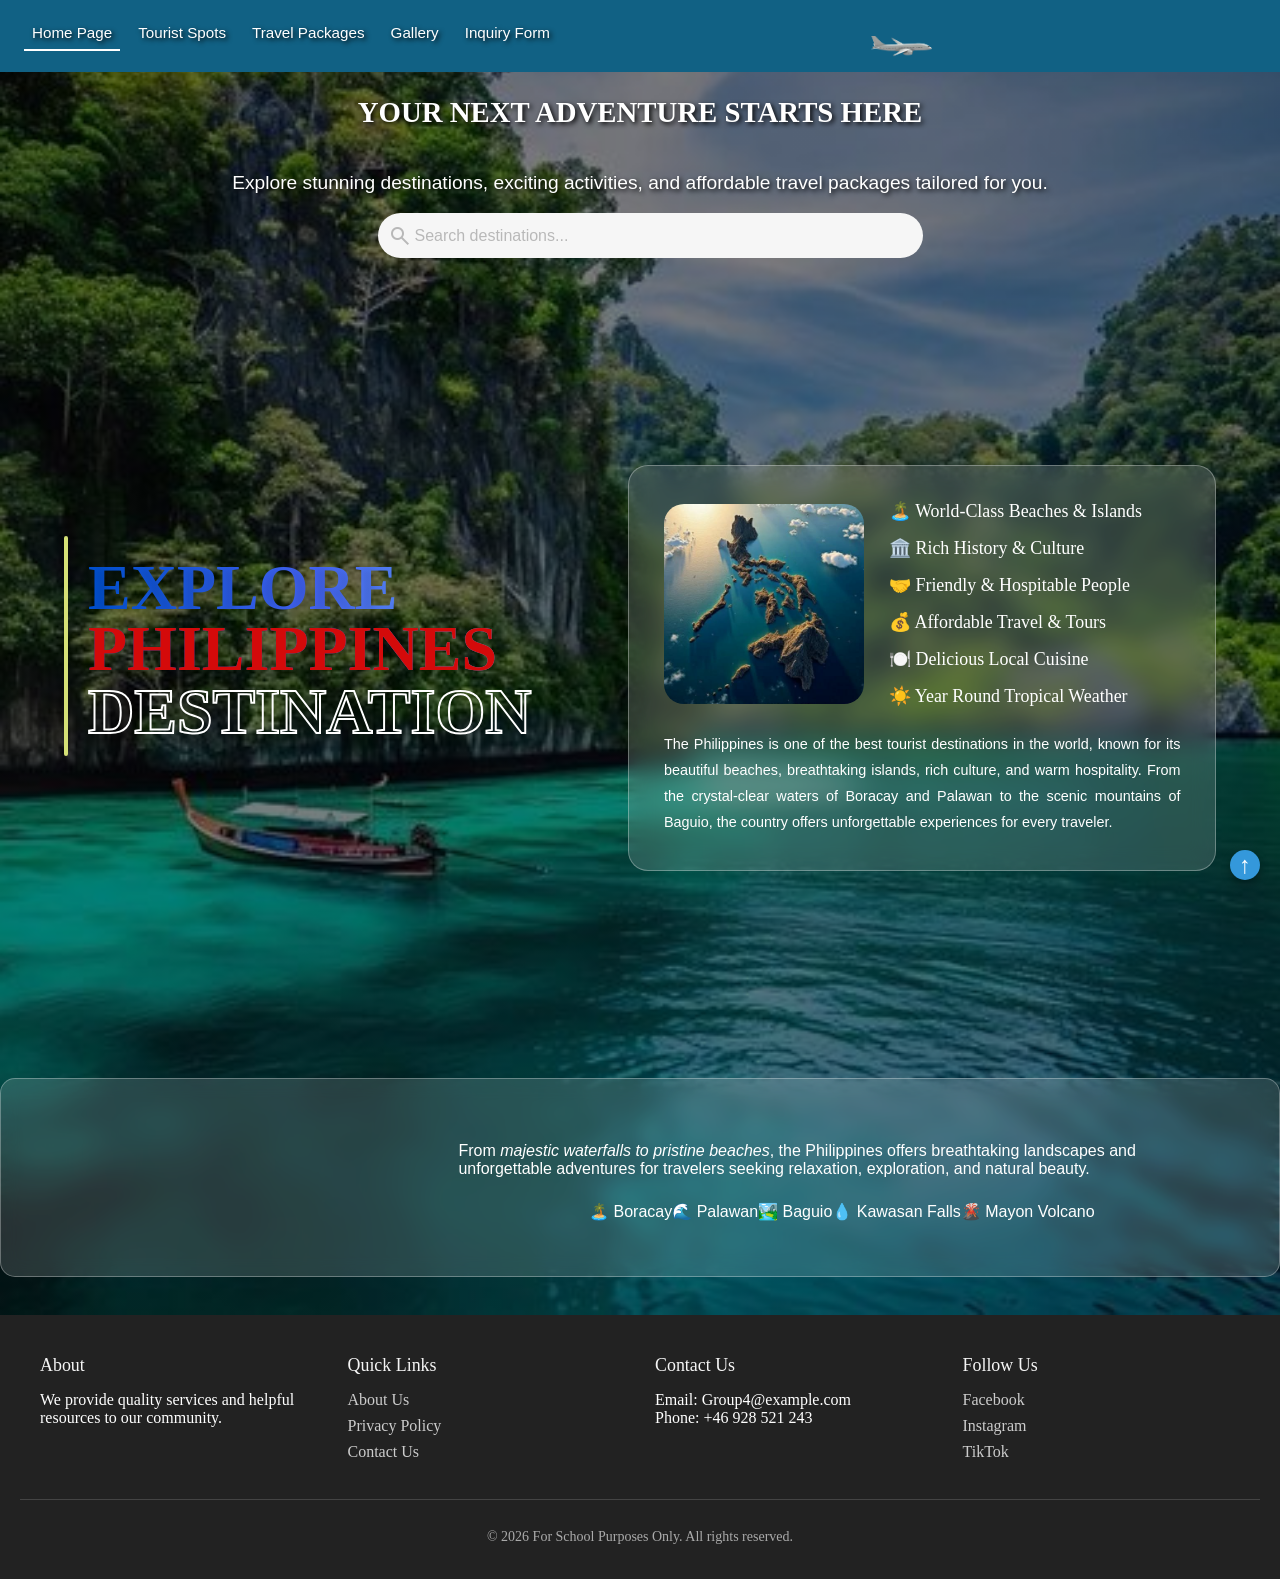
<file: index.html>
<!DOCTYPE html>
<html lang="en">
<head>
    <meta charset="UTF-8">
    <meta name="viewport" content="width=device-width, initial-scale=1.0">
    <title>Home page</title>
    
    <link rel="stylesheet" href="https://fonts.googleapis.com/css2?family=Material+Symbols+Outlined:opsz,wght,FILL,GRAD@24,400,0,0&icon_names=search" />
    
    <link rel="icon" href="tabImg.jpg">
    
    <link rel="stylesheet" href="home.css">
</head>
<body>

<div class="backgroundImg">

     
    <header> 
        <nav class="navigation">
           <ol>
                <li><a href="index.html" class="homePage nav-anchortag">Home Page</a></li>
                <li><a href="touristSpots.html" class="touristSpot nav-anchortag">Tourist Spots</a></li>
                <li><a href="travelpackages.html" class="travelPackage nav-anchortag">Travel Packages</a></li>
                <li><a href="gallery.html" class="gallery nav-anchortag">Gallery</a></li>
                <li><a href="inquiryform.html" class="inquiryForm nav-anchortag">Inquiry Form</a></li>
           </ol>
        </nav>
        <div class="airplane-content">
            <img class="airplane" src="airPlane.png" alt="airplane icon">
        </div>            
    </header>

    <a href="#top" class="back-to-top">↑</a>
    

    <aside>
        <h1 class="aside-explore">YOUR NEXT ADVENTURE STARTS HERE</h1>
        <p class="aside-discover">Explore stunning destinations, exciting activities, and affordable travel packages tailored for you.</p>
        <div class="aside-search-bar">
            <form>
                <div class="search">
                    <span class="search-icon material-symbols-outlined">search</span>
                    <input class="search-input" type="search" placeholder="Search destinations...">
                </div>
            </form>
        </div>
    </aside>
     
  
    <section class="outer-container">
        <div class="inside-container">

            <div class="left-side">
                <div class="leftLine"></div>
                <div class="content">
                    <h1 class="text1">EXPLORE <br> <span class="text2">PHILIPPINES</span></h1>
                    <h2 class="text3">DESTINATION</h2>
                </div>
            </div>

            <div class="image-container">
                <div class="top-section">
                    <div class="img-content">  
                        <img class="philippineMap" src="711530972_1012494534674458_6587327470387456515_n.jpg" alt="Map of Philippines">
                    </div>

                    <div class="text-content"> 
                        <h3>🏝️ World-Class Beaches & Islands</h3>
                        <h3>🏛️ Rich History & Culture</h3>
                        <h3>🤝 Friendly & Hospitable People</h3>
                        <h3>💰 Affordable Travel & Tours</h3>
                        <h3>🍽️ Delicious Local Cuisine</h3>
                        <h3>☀️ Year Round Tropical Weather</h3>
                    </div>
                </div>  

                <div class="description-content"> 
                    <p class="description">
                        The Philippines is one of the best tourist destinations in the world, 
                        known for its beautiful beaches, breathtaking islands, rich culture, 
                        and warm hospitality. From the crystal-clear waters of Boracay and Palawan 
                        to the scenic mountains of Baguio, the country offers unforgettable 
                        experiences for every traveler.
                    </p>
                </div>
            </div>

        </div>
    </section>
 
    
    <article>
        <div class="card"></div>
        <div class="article-content">
            <p class="card-text">
                From <em>  majestic waterfalls to pristine beaches</em>, the Philippines offers breathtaking 
                landscapes and unforgettable adventures for travelers seeking relaxation, exploration, 
                and natural beauty.
            </p>

            <div class="feature-content"> 
                <p class="feature">🏝️ Boracay</p>
                <p class="feature">🌊 Palawan</p>
                <p class="feature">🏞️ Baguio</p>
                <p class="feature">💧 Kawasan Falls</p>
                <p class="feature">🌋 Mayon Volcano</p>
            </div>
        </div>
    </article>

</div>  


    <footer class="footer">
        <div class="footer-container">
            
            <div class="footer-section">
                <h3>About</h3>
                <p>We provide quality services and helpful resources to our community.</p>
            </div>

            <div class="footer-section">
                <h3>Quick Links</h3>
                <ul> 
                    <div class="column-footer"> 
                        <li><a class="footer-anchortag" href="/about">About Us</a></li>
                        <li><a class="footer-anchortag" href="/privacy-policy">Privacy Policy</a></li>
                        <li><a class="footer-anchortag" href="/contact">Contact Us</a></li>
                    </div>
                </ul>
            </div>

            <div class="footer-section">
                <h3>Contact Us</h3>
                <p>Email: Group4@example.com</p>
                <p>Phone: +46 928 521 243</p>
            </div>

            <div class="footer-section">
                <h3>Follow Us</h3>
                <div class="social-links">
                    <a class="footer-anchortag" href="https://www.facebook.com/ramil.sumang.50" target="_blank">Facebook</a>
                    <a class="footer-anchortag" href="https://www.instagram.com/def.rams/?hl=en" target="_blank">Instagram</a>
                    <a class="footer-anchortag" href="https://www.tiktok.com/@ryomeeennnnnnn" target="_blank">TikTok</a>
                </div>
            </div>

        </div>

        <div class="footer-bottom">
            <p>&copy; 2026 For School Purposes Only. All rights reserved.</p>
        </div>
    </footer>

</body>
</html>
</file>
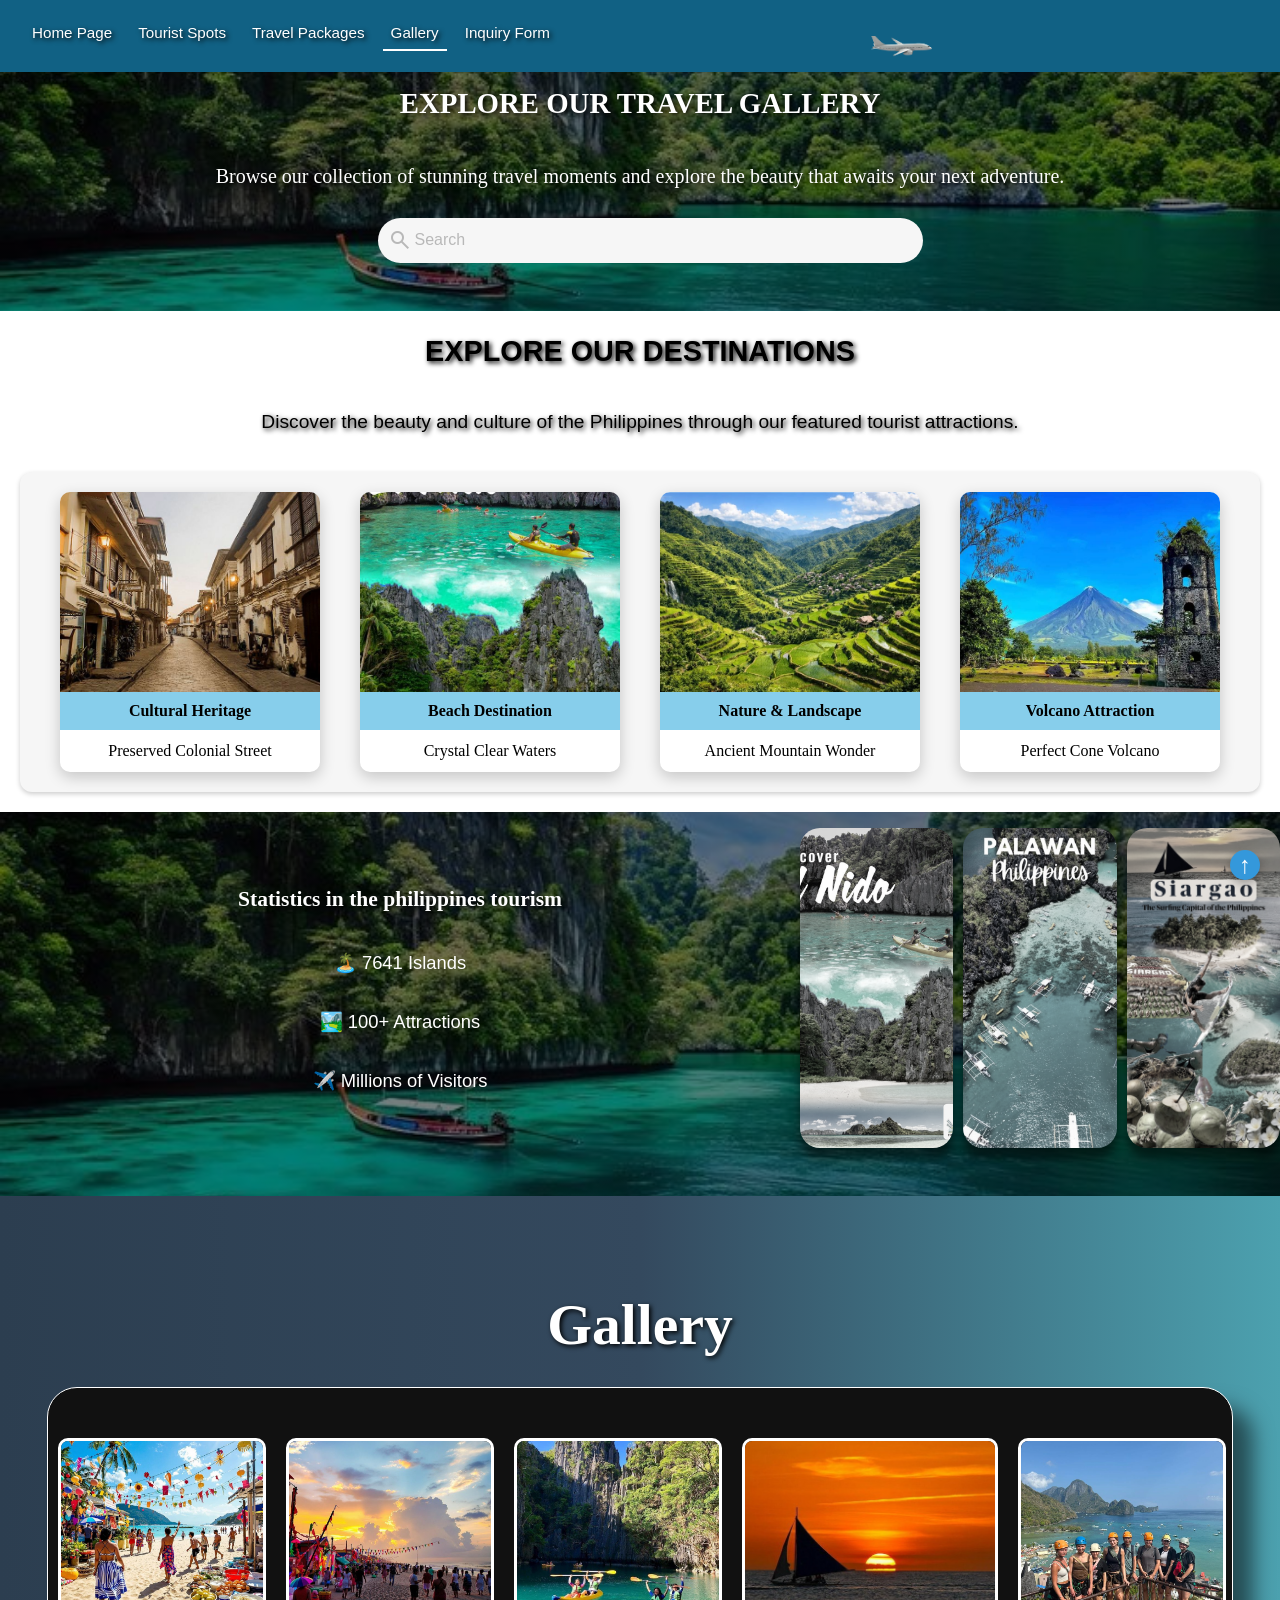
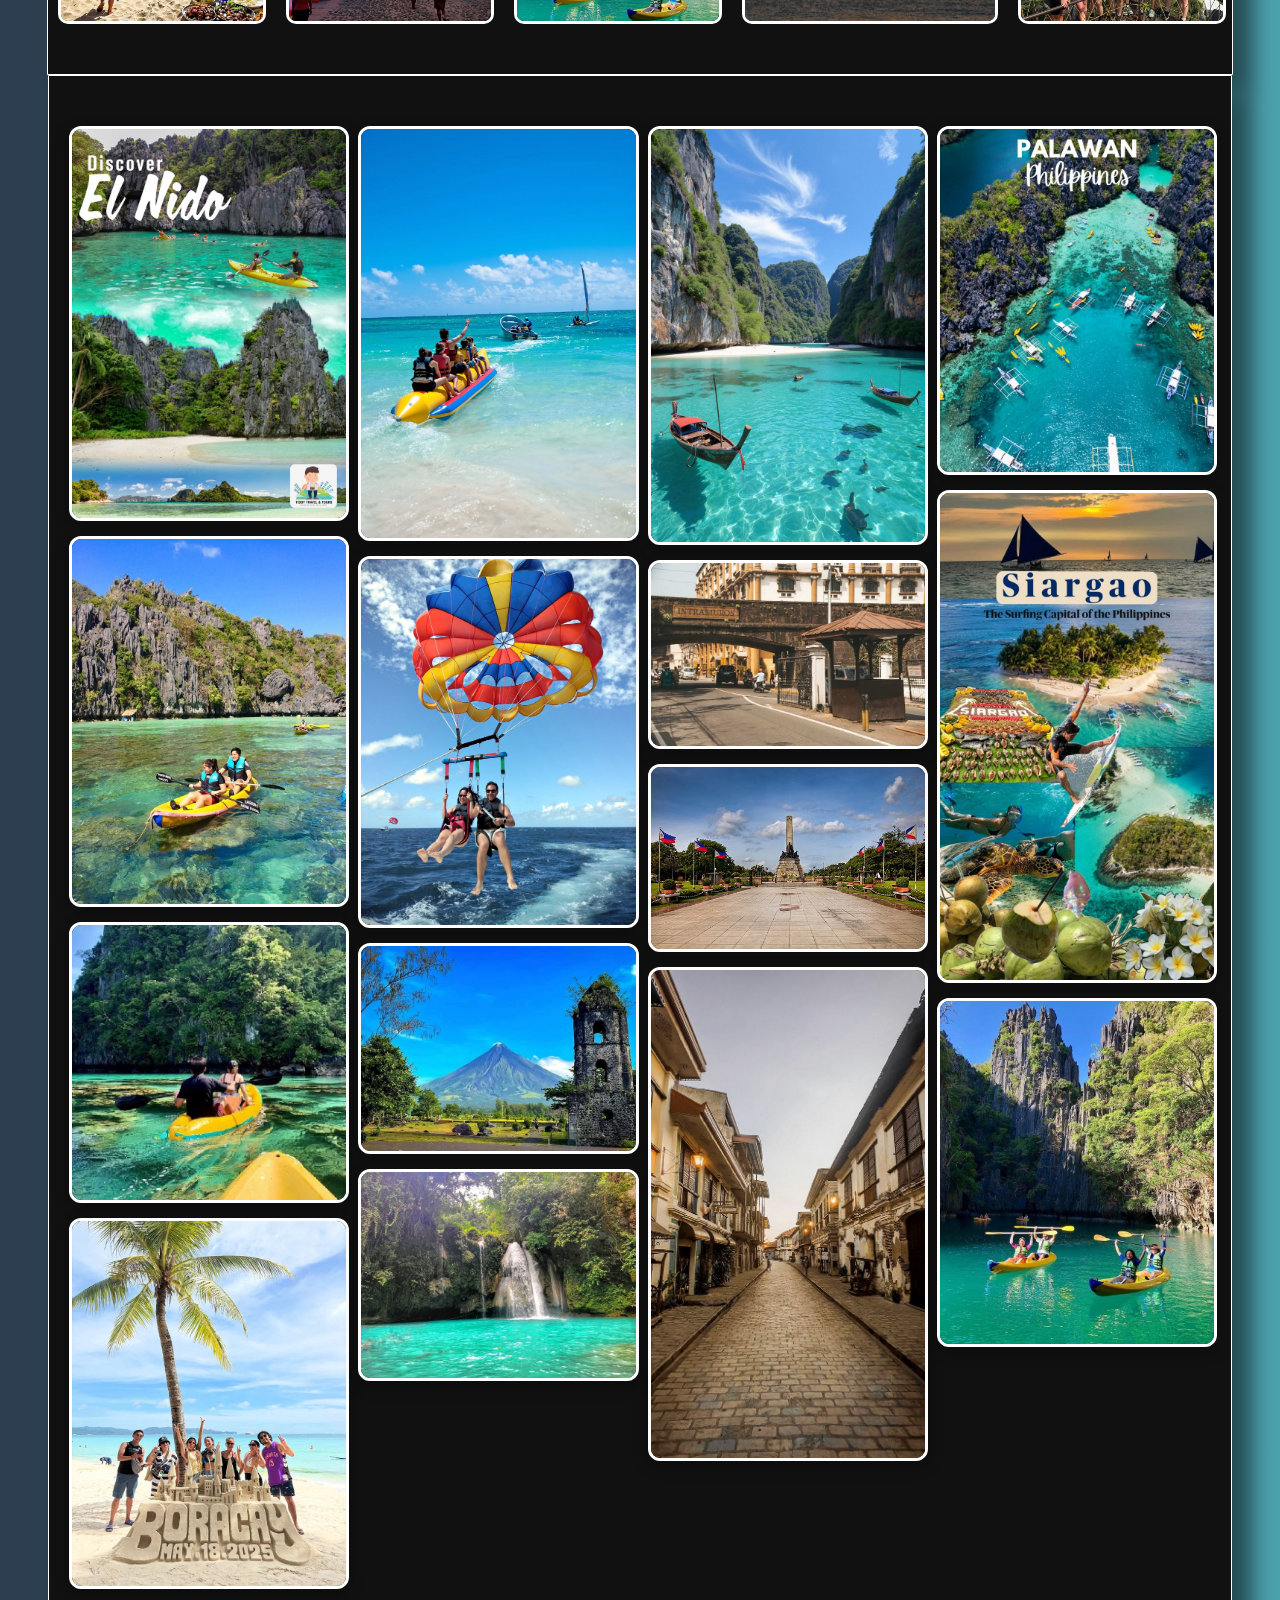
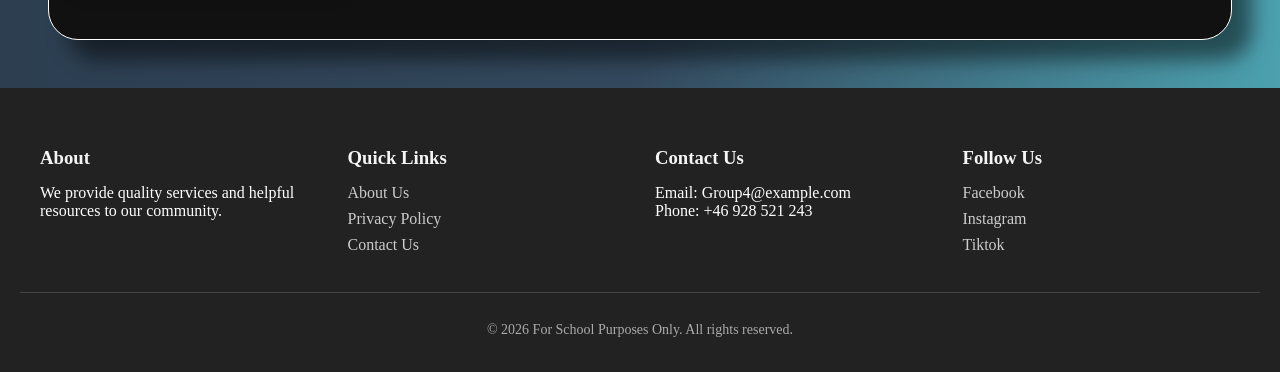
<file: gallery.html>
<!DOCTYPE html>
<html lang="en">
<head>
    <meta charset="UTF-8">
    <meta name="viewport" content="width=device-width, initial-scale=1.0">
    <title>Gallery</title>
    <link rel="stylesheet" href="https://fonts.googleapis.com/css2?family=Material+Symbols+Outlined:opsz,wght,FILL,GRAD@24,400,0,0&icon_names=search" />
    <link rel="icon" href="tabImg.jpg">
    <style>
        html {
    scroll-behavior: smooth;
        }
        body{
            margin: 0;
            min-height: 100vh;
            overflow-x: hidden;

        
        }
        .backgroundImg{
            margin: 0px;
                background:
                linear-gradient(rgba(0,0,0,0.5), rgba(0,0,0,0.5)),
                url('backgroundimg.jpg');

            background-size: cover;
            background-position: center;
            background-repeat: no-repeat;
            padding-bottom: 3rem;
        }
        /* ================= HEADER ================= */

        .back-to-top{
            position: fixed;
            bottom: 20px;
            right: 20px;

            width: 30px;
            height: 30px;

            display: flex;
            justify-content: center;
            align-items: center;

            background: #3498db;
            color: white;
            text-decoration: none;
            font-size: 24px;
            font-weight: bold;

            border-radius: 50%;
            box-shadow: 0 4px 10px rgba(0,0,0,.3);

            transition: .3s ease;
            z-index: 999;
        }

        .back-to-top:hover{
            background: #2980b9;
            transform: translateY(-5px);
        }

        header{
            display: flex;
            justify-content: flex-start;
            padding-top: 1.5rem;
            padding-left: 1.5rem;
            background: rgb(17, 97, 132);
            backdrop-filter: blur(5px);
        }
        .navigation{
            width: 100%;
            display: flex;
            justify-content: flex-start;
            animation: fadeup 0.8s ease forwards;
        }
        .airplane{
            width: 16%;
            margin: 0px;
            position: relative;
            animation: airplaneLoop 8s linear infinite ;

        
        }
        
        @keyframes airplaneLoop {
            0% {
                transform: translateX(0) scaleX(1)  ;
            }

            49% {
                transform: translateX(300px) scaleX(1) rotate(-8deg);
            }

            50% {
                transform: translateX(300px) scaleX(-1)rotate(8deg);
            }

            99% {
                transform: translateX(0) scaleX(-1)rotate(-14deg);
            }

            100% {
                transform: translateX(0) scaleX(1)rotate(8deg);
            }
        }
        ol{
            list-style: none;
            margin: 0;
            padding: 0;

            display: flex;
            justify-content: center;
            flex-wrap: wrap;
            gap: 10px;
        }

        li{
            display: inline-block;
        }

        .nav-anchortag{
            text-decoration: none;
            color: white;
            font-family: sans-serif;
            font-size: 0.95rem;
            padding: 8px;
            position: relative;
            transition: 0.4s ease;
            text-shadow: 2px 2px 5px black;
        }

        .nav-anchortag:hover{
            color: #615757;
        }

        .nav-anchortag::after{
            content: "";
            position: absolute;
            width: 100%;
            height: 2px;
            left: 0;
            bottom: -4px;

            background-color: white;

            transform: scaleX(0);
            transform-origin: right;

            transition: transform 0.4s ease;
        }

        .nav-anchortag:hover::after{
            transform: scaleX(1);
            transform-origin: left;
        }
        .gallery{
        border-bottom: 2px solid white;
        }
        /* =========== ANIMATION KEYFRAMES FOR ALL=========== */
        @keyframes fadeup{
            from{
                opacity: 0;
                transform: translateY(40px);
            }
            to{
                opacity: 1;
                transform: translateY(0);
            }
        }

         

        /*====================== ASIDE =======================*/
        aside{
            
            border-radius: 3%;
            color: white;
            display: flex;
            flex-direction: column;
            justify-content: center;
            align-items: center;
            font-size: 1.2rem;

            animation: fadeup 1s ease forwards;
        }
        .aside-explore{
            color: white;
            text-align: center;
            margin-top: 15px;
            margin-bottom: 30px;
            text-shadow: 2px 2px 5px black;
            max-width: 80%;
            font-family:  Cambria, Cochin, Georgia, Times, 'Times New Roman', serif;
        }
        .aside-discover{
            color: white;
            text-align: center;
            font-size: 20px;
            margin-top: 15px;
            margin-bottom: 30px;
            text-shadow: 2px 2px 5px black;
            max-width: 80%;
            font-family:  Cambria, Cochin, Georgia, Times, 'Times New Roman', serif;
        }
        .search{
            width: max-content;
            display: flex;
            align-items: center;
            padding: 2%;
            border-radius: 28px;
            background: #f6f6f6;
            transition: box-shadow 0.25s;
        }
        .search:focus-within{
            box-shadow: 0 0 2px rgba(0,0,0,0.75);
        }
        .search-input{
            font-size: 1rem;
            font-family: 'Lexend', sans-serif;
            color: #333333;
            outline: none;
            border: none;
            background: transparent;
            width: 500px;
            
        }
        .search-input::placeholder,
        .search-icon{
            color: rgba(0,0,0,0.25);
        }
        /*============== SECTION ==============*/
        .section-heading{
            display: flex;
            justify-content: center;
            align-items: center;
            flex-direction: column;
            font-family: sans-serif;
            text-shadow: 2px 2px 5px black;
            font-size: 120%;

            animation: fadeup 0.8s ease forwards;
        }
        
         .section-heading h1{
            max-width: 60%;
            
        }

        .destination-text{
            max-width: 70%;
        }
        
        .img{
            width:100%;
            height:200px;
            object-fit:cover;
            display:block;
        }

        .whole-container{
            display:flex;
            justify-content:center;
            padding:20px;
        }

        .outer-container{
            display:flex;
            flex-wrap:wrap;
            justify-content:space-evenly;
            gap:20px;
            width:100%;
            max-width:1200px;
            padding:20px;
            background:#f6f6f6;
            box-shadow:0 2px 5px rgba(0,0,0,.2);
            border-radius:12px;

            
        }

        .inner-container{
            flex:1 1 250px;
            max-width:260px;
            min-width:220px;
            background:#fff;
            border-radius:10px;
            overflow:hidden;
            box-shadow:0 5px 15px rgba(0,0,0,.2);
            transition:transform .3s ease;

            animation: fadeup 0.8s ease forwards;
        }
        .text-category{
            text-align:center;
            margin:0;
            font-weight:bold;
        }
        .color-text{
            background:skyblue;
            padding:10px;
        }
        .text-description{
            text-align:center;
            padding:12px;
            margin:0;
        }
        /*============== ARTICLE ==============*/
        .article-text{
            
            font-family:  Georgia, 'Times New Roman', Times, serif;
            text-shadow: 2px 2px 5px black;
            color: white;
            display: flex;
            align-items: center;
            justify-content: center;
             
        }
        .statistics-container{
            font-size: 115%;
            font-family: 'Franklin Gothic Medium', 'Arial Narrow', Arial, sans-serif;
            color: white; 
            width: 50rem;
            
            display: flex;
            flex-direction: column;
            justify-content: center;
            align-items: center;


            animation: fadeup 0.8s ease forwards;
        }
        .backgroundImg-article{
             background: linear-gradient(rgba(0,0,0,.5), rgba(0,0,0,.5)),
                url('backgroundimg.jpg');
            background-size: cover;
            background-position: center;
            background-repeat: no-repeat;
            padding-top: 1rem;
            padding-bottom: 3rem;
        }
        
        .container-header{
            display: flex;
            justify-content: space-between;
            align-items: center;
        }
        .container-img{
            display: flex;
            width: 30rem;
            height: 20rem;
            gap: 10px;
            animation: fadeup 0.8s ease forwards;
        }
        .card{
            flex: 1;
            background-size: cover;
            background-position: center;
            border-radius: 20px;
            cursor: pointer;
            filter: grayscale(80%);
            background-color: black;
            box-shadow: 0 10px 10px rgba(0, 0, 0, 0.50);
            transition: flex 0.6s cubic-bezier(0.25, 1, 0.5, 1);
            
        }

        .gallery-title{
            text-align:center;
            color:white;
            font-family:serif;
            margin-bottom:30px;
            font-size: 300%;
            text-shadow: 2px 2px 5px black;
        }
        .img1{
            background-image: url(elnido.jpg);
        }
        .img2{
            background-image: url(Palawan.jpg);
        }
        .img3{
            background-image: url(Siargao.jpg);
        }
        .card:hover{
            flex: 2;
            filter: grayscale(0%);
        }
        /*================ ASIDE =================*/
        .background-color{
                background: linear-gradient(
        to right,
        #2c3e50,
        #34495e,
        #4ca1af
        );

        padding: 3rem;
        }

        .film-gallery{
            width:100%;
            overflow:hidden;
            padding:50px 0;
            background:#111;
            border-top-left-radius: 30px;
            border-top-right-radius: 30px;
            border: 1px solid white;
            box-shadow: 20px 20px 20px rgba(0, 0, 0, 0.50);
        }

        .slider{
            width:100%;
            overflow:hidden;
            animation: fadeup 0.8s ease forwards;
        }

        .slide-track{
            display:flex;
            width:calc(250px * 10);
            animation: scroll 25s linear infinite;
        }

        .slide-track img{
            width:250px;
            height:180px;
            object-fit:cover;
            margin:0 10px;
            border-radius:10px;
            border: 3px solid white;
        }

        /* Infinite Loop */
        @keyframes scroll{

            from{
                transform:translateX(0);
            }

            to{
                transform:translateX(calc(-260px * 5));
            }

        }
        /* ================ MASONRY =================*/

        .masonry-section{
            padding:50px 20px;
            background:#111;
            border-bottom-left-radius:30px;
            border-bottom-right-radius: 30px;
            border: 1px solid white;
            box-shadow: 20px 20px 20px rgba(0, 0, 0, 0.50);
        }

        .masonry-gallery{
            column-count:4;
            column-gap:15px;
            
        }

        .masonry-gallery img{
            width:100%;
            margin-bottom:15px;
            border-radius:12px;
            display:block;
            cursor:pointer;
            box-shadow:0 5px 15px rgba(0,0,0,.3);
            border: 3px solid white;

            animation: fadeup 0.8s ease forwards;
        }

        .masonry-gallery img:hover{
            transform:scale(1.03);
            filter:brightness(1.1);
        }

 
        /* ================= FOOTER =================*/

        .footer {
        background: #222;
        color: #fff;
        padding: 40px 20px 20px;
        }

        .footer-container {
        display: grid;
        grid-template-columns: repeat(auto-fit, minmax(220px, 1fr));
        gap: 30px;
        max-width: 1200px;
        margin: auto;

        animation: fadeup 1s ease forwards;
        }

        .footer-section h3 {
        margin-bottom: 15px;
        color: #f5f5f5;
        }

        .footer-section p,
        .footer-section ul {
        margin: 0;
        padding: 0;
        list-style: none;
        }

        .footer-section ul li {
        margin-bottom: 8px;
        }

        .footer-anchortag{
        color: #ccc;
        text-decoration: none;
        }

        .footer-section a:hover {
        color: #fff;
        }
        .column-footer{
            display: flex;
            flex-direction: column;
        }
        .social-links {
        display: flex;
        flex-direction: column;
        gap: 8px;
        }

        .footer-bottom {
        text-align: center;
        border-top: 1px solid #444;
        margin-top: 30px;
        padding-top: 15px;
        font-size: 14px;
        color: #aaa;

        animation: fadeup 1s ease forwards;
        }

        
        /*============= MEDIA QUERY ============*/
        @media (max-width:768px){
          header{
        padding-bottom: 1rem;
        }

        .masonry-gallery{
                column-count:2;
            }

        .outer-container{
            justify-content:center;
        }

        .inner-container{
            width:100%;
            max-width:320px;
        }

        .search-input{
            width:220px;
        }

        .container-header{
            flex-direction:column;
            gap:20px;
        }

        .container-img{
            width:100%;
            max-width:400px;
        }

        .statistics-container{
            width:90%;
            text-align:center;
        }
        }

        /* Tablet */
        @media (max-width:992px){
            .search-input{
                width: 300px;
            }
            .masonry-gallery{
                column-count:3;
            }
            .airplane{
                display: none;
            }
            .navigation{
            display: flex;
            justify-content: center;

            }
             
        }
 
        /* Small phones */
        @media (max-width:480px){
            .masonry-gallery{
                column-count:1;
            }
        }
    </style>
</head>
<body>
<div class="backgroundImg"> 
    <header> 
        <nav class="navigation">
           <ol>
                <li><a href="index.html" class="homePage nav-anchortag">Home Page</a> </li>
                <li><a href="touristSpots.html" class="touristSpot nav-anchortag">Tourist Spots</a></li>
                <li><a href="travelpackages.html" class="travelPackage nav-anchortag">Travel Packages</a></li>
                <li><a href="gallery.html" class="gallery nav-anchortag">Gallery</a></li>
                <li><a href="inquiryform.html" class="inquiryForm nav-anchortag">Inquiry Form</a></li>
           </ol>
        </nav>
            <div class="airplane-content">
            <img class="airplane" src="airPlane.png" alt="airplane">
        </div>            
    </header>

    <a href="#top" class="back-to-top">↑</a>

     <aside>
        <h1 class="aside-explore">EXPLORE OUR TRAVEL GALLERY</h1>
        <p class="aside-discover">Browse our collection of stunning travel moments and explore the beauty that awaits your next adventure.</p>
        <div class="aside-search-bar">
            <form>
                <div class="search">
                    <span class="search-icon material-symbols-outlined">search</span>
                    <input class="search-input" type="search" placeholder="Search">
                </div>
            </form>
        </div>
    </aside>
</div>

    <section>
        <div class="section-heading">
            <h1>EXPLORE OUR DESTINATIONS</h1>
            <p class="destination-text">Discover the beauty and culture of the Philippines through our featured tourist attractions.</p>
        </div>

<div class="whole-container">
    <div class="outer-container">

        <div class="inner-container">
            <img class="img" src="Vigan.jpg" alt="Vigan img">
            <div class="color-text">
                <p class="text-category">Cultural Heritage</p>
            </div>
            <p class="text-description">Preserved Colonial Street</p>
        </div>

        <div class="inner-container">
            <img class="img" src="elnido.jpg" alt="El Nido img">
            <div class="color-text">
                <p class="text-category">Beach Destination</p>
            </div>
            <p class="text-description">Crystal Clear Waters</p>
        </div>

        <div class="inner-container">
            <img class="img" src="Best Time to Visit Philippines_ Weather, Seasons & Travel Tips.jpg" alt="Banaue Rice Terraces img">
            <div class="color-text">
                <p class="text-category">Nature & Landscape</p>
            </div>
            <p class="text-description">Ancient Mountain Wonder</p>
        </div>

        <div class="inner-container">
            <img class="img" src="mayonvolcano.jpg" alt="Mayon Volcano">
            <div class="color-text">
                <p class="text-category">Volcano Attraction</p>
            </div>
            <p class="text-description">Perfect Cone Volcano</p>
        </div>

    </div>
</div>

    </section>
    
<div class="backgroundImg-article"> 
    <article>
         

        <section class="container-header"> 
            <div class="statistics-container">
                <h1 class="article-text">Statistics in the philippines tourism</h1>
                <p>🏝️ 7641 Islands</p>
                <p>🏞️ 100+ Attractions</p>
                <p>✈️ Millions of Visitors</p>
            </div>
            
            <div class="container-img">
                <div class="card img1"></div>
                <div class="card img2"></div>
                <div class="card img3"></div>
            </div>
        </section>

    </article>
</div>

<div class="background-color">

    
<aside>
        <h1 class="gallery-title">Gallery</h1>
         
    <div class="film-gallery" > 
        <div class="slider">
            <div class="slide-track">
                
                <img src="Discover the Perfect Time for Filipino Adventures!.jpg" alt="">
                <img src="Discover Your Perfect Filipino Adventure! 🌺.jpg" alt="">
                <img src="download (48).jpg" alt="">
                <img src="Sunset at Boracay island in the Philippines.jpg" alt="">
                <img src="WERHAT~1.JPG" alt="">

                
                <img src="KawasanFalls.jpg" alt="">
                <img src="palawan.jpg" alt="">
                <img src="mayonvolcano.jpg" alt="">
                <img src="LunetaPark.jpg" alt="">
                <img src="Intramuros.jpg" alt="">

            </div>
        </div>
    </div>


    <div class="masonry-section" >
         

        <div class="masonry-gallery">

            <img src="elnido.jpg" alt="">
            <img src="elnido2.jpg" alt="">
            <img src="elnido3.jpg" alt="">

            <img src="boracay1.jpg" alt="">
            <img src="boracay2.jpg" alt="">
            <img src="boracay3.jpg" alt="">

            <img src="mayonvolcano.jpg" alt="">
            <img src="KawasanFalls.jpg" alt="">
            <img src="palawan.jpg" alt="">

            <img src="Intramuros.jpg" alt="">
            <img src="LunetaPark.jpg" alt="">
            <img src="Vigan.jpg" alt="">

            <img src="Palawan.jpg" alt="">
            <img src="Siargao.jpg" alt="">
            <img src="download (48).jpg" alt="">

        </div>
    </div>

</div>
</aside>

</div>

<footer class="footer">
  <div class="footer-container">
    
    <div class="footer-section">
      <h3>About</h3>
      <p>
        We provide quality services and helpful resources to our community.
      </p>
    </div>

    <div class="footer-section ">
      <h3>Quick Links</h3>
            <ul> 
                <div class="column-footer"> 
                    <li><a class="footer-anchortag" href="/about">About Us</a></li>
                    <li><a class="footer-anchortag" href="/privacy-policy">Privacy Policy</a></li>
                    <li><a class="footer-anchortag" href="/contact">Contact Us</a></li>
                </div>
            </ul>
         
    </div>

    <div class="footer-section">
      <h3>Contact Us</h3>
      <p>Email: Group4@example.com</p>
      <p>Phone: +46 928 521 243</p>
    </div>

    <div class="footer-section">
            <h3>Follow Us</h3>
        <div class="social-links">
            <a class="footer-anchortag" href="https://www.facebook.com/ramil.sumang.50" target="_blank">Facebook</a>
            <a class="footer-anchortag" href="https://www.instagram.com/def.rams/?hl=en" target="_blank">Instagram</a>
            <a class="footer-anchortag" href="https://www.tiktok.com/@ryomeeennnnnnn" target="_blank">Tiktok</a>
        </div>
    </div>

  </div>

    <div class="footer-bottom">
            <p>&copy; 2026 For School Purposes Only. All rights reserved.</p>
    </div>
</footer>

</body>
</html>
</file>
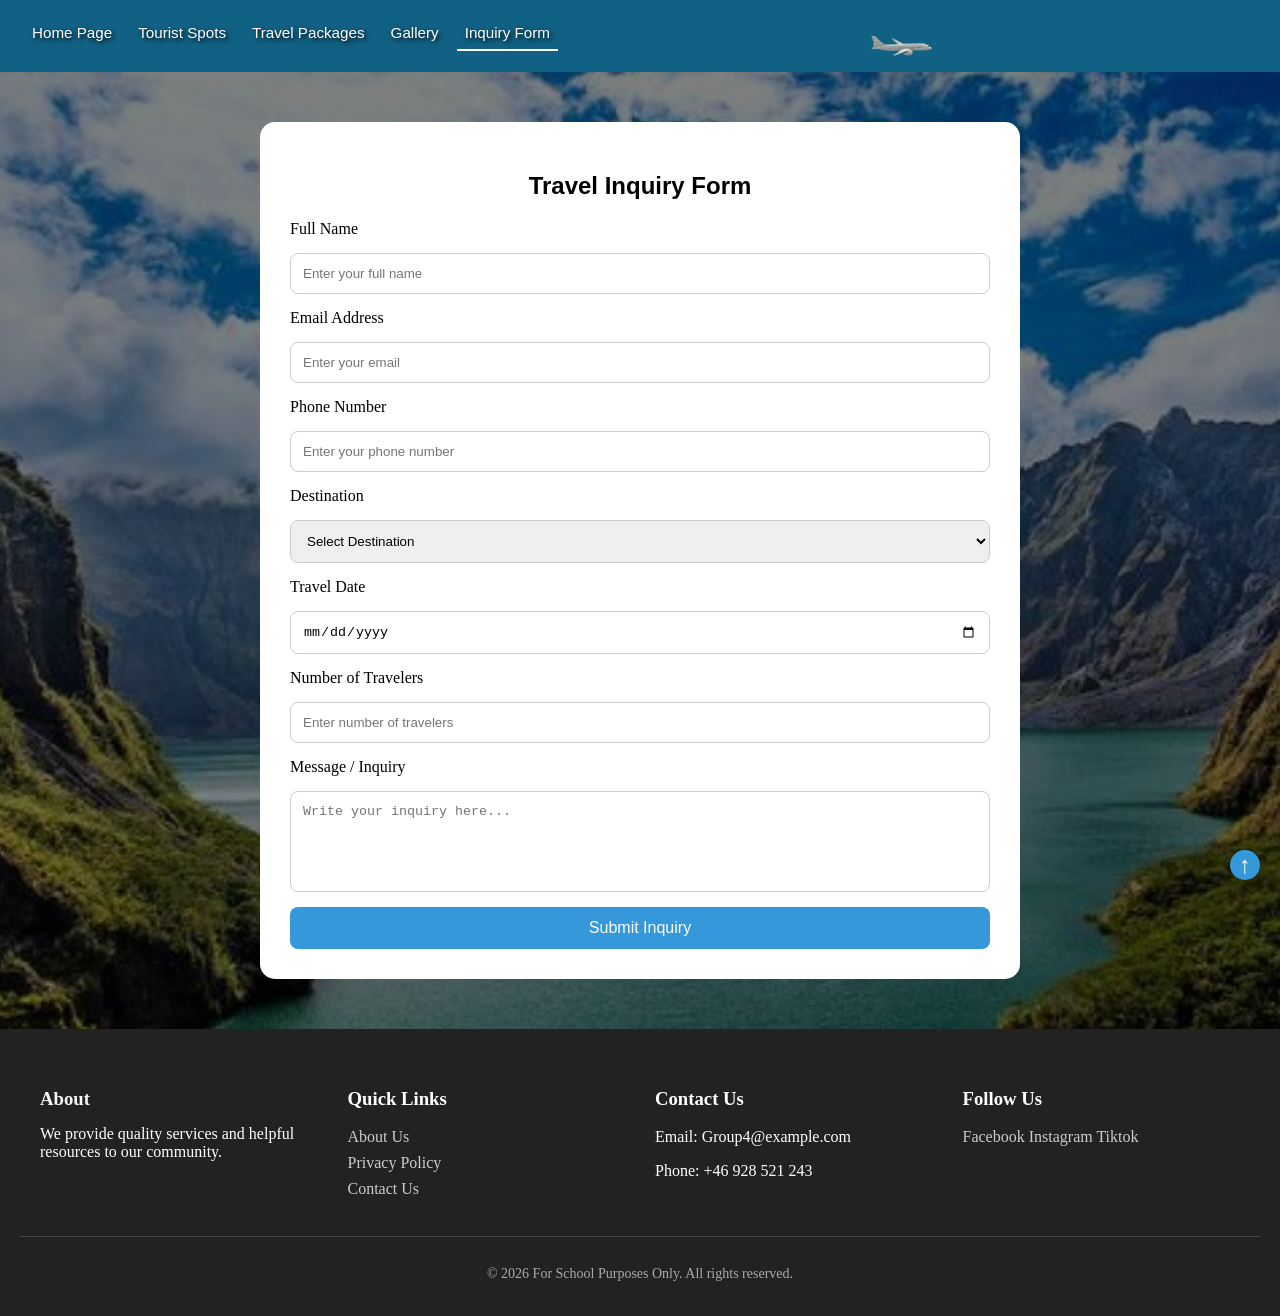
<file: inquiryForm.html>
<!DOCTYPE html>
<html lang="en">
<head>
    <meta charset="UTF-8">
    <meta name="viewport" content="width=device-width, initial-scale=1.0">
    <title>Inquiry Form</title>
    <link rel="icon" href="tabImg.jpg">

     <style>
        html{
            scroll-behavior: smooth;
        }
        /* =========== ANIMATION KEYFRAMES FOR ALL=========== */
        @keyframes fadeup{
            from{
                opacity: 0;
                transform: translateY(40px);
            }
            to{
                opacity: 1;
                transform: translateY(0);
            }
        }

        .footer-section a:hover{
            color: #fff;
        }

        .nav-anchortag{
            text-decoration: none;
            color: white;
            font-family: sans-serif;
            font-size: 0.95rem;
            padding: 8px;
            position: relative;
            transition: 0.4s ease;
            text-shadow: 2px 2px 5px black;
        }
        .nav-anchortag:hover{
            color: #615757;
        }

        .nav-anchortag::after{
            content: "";
            position: absolute;
            width: 100%;
            height: 2px;
            left: 0;
            bottom: -4px;

            background-color: white;

            transform: scaleX(0);
            transform-origin: right;

            transition: transform 0.4s ease;
        }
        .nav-anchortag:hover::after{
            transform: scaleX(1);
            transform-origin: left;
        }

        .inquiryForm{
            border-bottom: 2px solid white;
        }
        

            @keyframes airplaneLoop {
        0% {
            transform: translateX(0) scaleX(1)  ;
        }

        49% {
            transform: translateX(300px) scaleX(1) rotate(-8deg);
        }

        50% {
            transform: translateX(300px) scaleX(-1)rotate(8deg);
        }

        99% {
            transform: translateX(0) scaleX(-1)rotate(-14deg);
        }

        100% {
            transform: translateX(0) scaleX(1)rotate(8deg);
        }
    }

        @media (max-width: 992px){
             header{
                padding-bottom: 1rem;
            }
            .airplane{
                display: none;
            }
            .navigation{
            justify-content: center !important;
            }
        }

        .back-to-top{
            position: fixed;
            bottom: 20px;
            right: 20px;

            width: 30px;
            height: 30px;

            display: flex;
            justify-content: center;
            align-items: center;

            background: #3498db;
            color: white;
            text-decoration: none;
            font-size: 24px;
            font-weight: bold;

            border-radius: 50%;
            box-shadow: 0 4px 10px rgba(0,0,0,.3);

            transition: .3s ease;
            z-index: 999;
        }

        .back-to-top:hover{
            background: #2980b9;
            transform: translateY(-5px);
        }
    </style>
</head>
<body style="min-height: 100vh;
     background:
        linear-gradient(rgba(0,0,0,0.5), rgba(0,0,0,0.5)),
        url('Background.jpg');

    position: relative;
    background-size: cover;
    background-position: center;
    background-repeat: no-repeat;
    margin: 0px;">
        
    <header style="display: flex;
                    justify-content: flex-start;
                    padding-top: 1.5rem;
                    padding-left: 1.5rem;
                    background: rgb(17, 97, 132);
                    backdrop-filter: blur(5px);">

         <nav class="navigation" style="width: 100%;
                    display: flex;
                    justify-content: flex-start;
                    animation: fadeup 0.8s ease forwards;">

           <ol style=" list-style: none;
                        margin: 0;
                        padding: 0;

                        display: flex;
                        justify-content: center;
                        flex-wrap: wrap;
                        gap: 10px;">

                <li style="display: inline-block;"><a href="index.html" class="homePage nav-anchortag">Home Page</a></li>
                <li style="display: inline-block;"><a href="touristSpots.html" class="touristSpot nav-anchortag">Tourist Spots</a></li>
                <li style="display: inline-block;"><a href="travelpackages.html" class="travelPackage nav-anchortag">Travel Packages</a></li>
                <li style="display: inline-block;"><a href="gallery.html" class="gallery nav-anchortag">Gallery</a></li>
                <li style="display: inline-block;"><a href="inquiryForm.html" class="inquiryForm nav-anchortag">Inquiry Form</a></li>
           </ol>
        </nav>

        <div class="airplane-content">
            <img class="airplane" style="width: 16%; margin: 0px; position: relative; animation: airplaneLoop 8s linear infinite ;" src="airPlane.png" alt="airplane icon">
        </div>  

    </header>

<a href="#top" class="back-to-top">↑</a>


<section style="animation: fadeup 0.8s ease forwards; max-width:700px; margin:50px auto; padding:30px; background:white; border-radius:15px; box-shadow:20 20px 20px rgba(0,0,0,2.50);">

    <h1 style="text-align:center; font-family:Arial, sans-serif; animation: fadeup 0.8s ease forwards;">
        Travel Inquiry Form
    </h1>

    <form style="display:flex; flex-direction:column; gap:15px; animation: fadeup 0.8s ease forwards;">

        <label>Full Name</label>
        <input
            type="text"
            placeholder="Enter your full name"
            style="padding:12px; border:1px solid #ccc; border-radius:8px;"
            required
        >

        <label>Email Address</label>
        <input
            type="email"
            placeholder="Enter your email"
            style="padding:12px; border:1px solid #ccc; border-radius:8px;"
            required
        >

        <label>Phone Number</label>
        <input
            type="tel"
            placeholder="Enter your phone number"
            style="padding:12px; border:1px solid #ccc; border-radius:8px;"
        >

        <label>Destination</label>
        <select
            style="padding:12px; border:1px solid #ccc; border-radius:8px;"
        >
            <option>Select Destination</option>
            <option>El Nido, Palawan</option>
            <option>Boracay</option>
            <option>Siargao</option>
            <option>Mayon Volcano</option>
            <option>Vigan City</option>
            <option>Puerto Princesa Under Ground</option>
            <option>Tinuy-an Falls</option>
            <option>Samal Island</option>
            <option>Intramuros</option>
            <option>Piala Falls</option>
            <option>Mount Apo</option>
            <option>Batanes</option>
        </select>

        <label>Travel Date</label>
        <input
            type="date"
            style="padding:12px; border:1px solid #ccc; border-radius:8px;"
        >

        <label>Number of Travelers</label>
        <input
            type="number"
            min="1"
            placeholder="Enter number of travelers"
            style="padding:12px; border:1px solid #ccc; border-radius:8px;"
        >

        <label>Message / Inquiry</label>
        <textarea
            rows="5"
            placeholder="Write your inquiry here..."
            style="padding:12px; border:1px solid #ccc; border-radius:8px; resize:none;"
        ></textarea>

        <button
            type="submit"
            style="padding:12px; border:none; border-radius:8px; background:#3498db; color:white; font-size:16px; cursor:pointer;"
        >
            Submit Inquiry
        </button>

    </form>

</section>

<footer style="background: #222;
                color: #fff;
                padding: 40px 20px 20px;">

  <div style="  display: grid;
                grid-template-columns: repeat(auto-fit, minmax(220px, 1fr));
                gap: 30px;
                max-width: 1200px;
                margin: auto;
                animation: fadeup 1s ease forwards;">
                    
    <div class="footer-section">
      <h3 style="  margin-bottom: 15px;
                    color: #f5f5f5;">About</h3>
      <p style=" margin: 0;
                padding: 0;
                list-style: none;">
        We provide quality services and helpful resources to our community.
      </p>
    </div>

    <div class="footer-section ">
      <h3>Quick Links</h3>
            <ul style="margin: 0;
                        padding: 0;
                        list-style: none;"> 


                <div style="display: flex;
                            flex-direction: column;"> 
                    <li style="margin-bottom: 8px;"><a style="color: #ccc; text-decoration: none;" href="/about">About Us</a></li>
                    <li style="margin-bottom: 8px;"><a style="color: #ccc; text-decoration: none;" href="/privacy-policy">Privacy Policy</a></li>
                    <li style="margin-bottom: 8px;"><a style="color: #ccc; text-decoration: none;" href="/contact">Contact Us</a></li>
                </div>
            </ul>
         
    </div>

    <div class="footer-section">
      <h3>Contact Us</h3>
      <p>Email: Group4@example.com</p>
      <p>Phone: +46 928 521 243</p>
    </div>

    <div class="footer-section">
            <h3>Follow Us</h3>
        <div class="social-links">
            <a style="color: #ccc; text-decoration: none;" href="https://www.facebook.com/ramil.sumang.50" target="_blank">Facebook</a>
            <a style="color: #ccc; text-decoration: none;" href="https://www.instagram.com/def.rams/?hl=en" target="_blank">Instagram</a>
            <a style="color: #ccc; text-decoration: none;" href="https://www.tiktok.com/@ryomeeennnnnnn" target="_blank">Tiktok</a>
        </div>
    </div>

  </div>

    <div style="text-align: center;
        border-top: 1px solid #444;
        margin-top: 30px;
        padding-top: 15px;
        font-size: 14px;
        color: #aaa;
        animation: fadeup 1s ease forwards;">
            <p>&copy; 2026 For School Purposes Only. All rights reserved.</p>
    </div>
</footer>

     
</body>
</html>
</file>
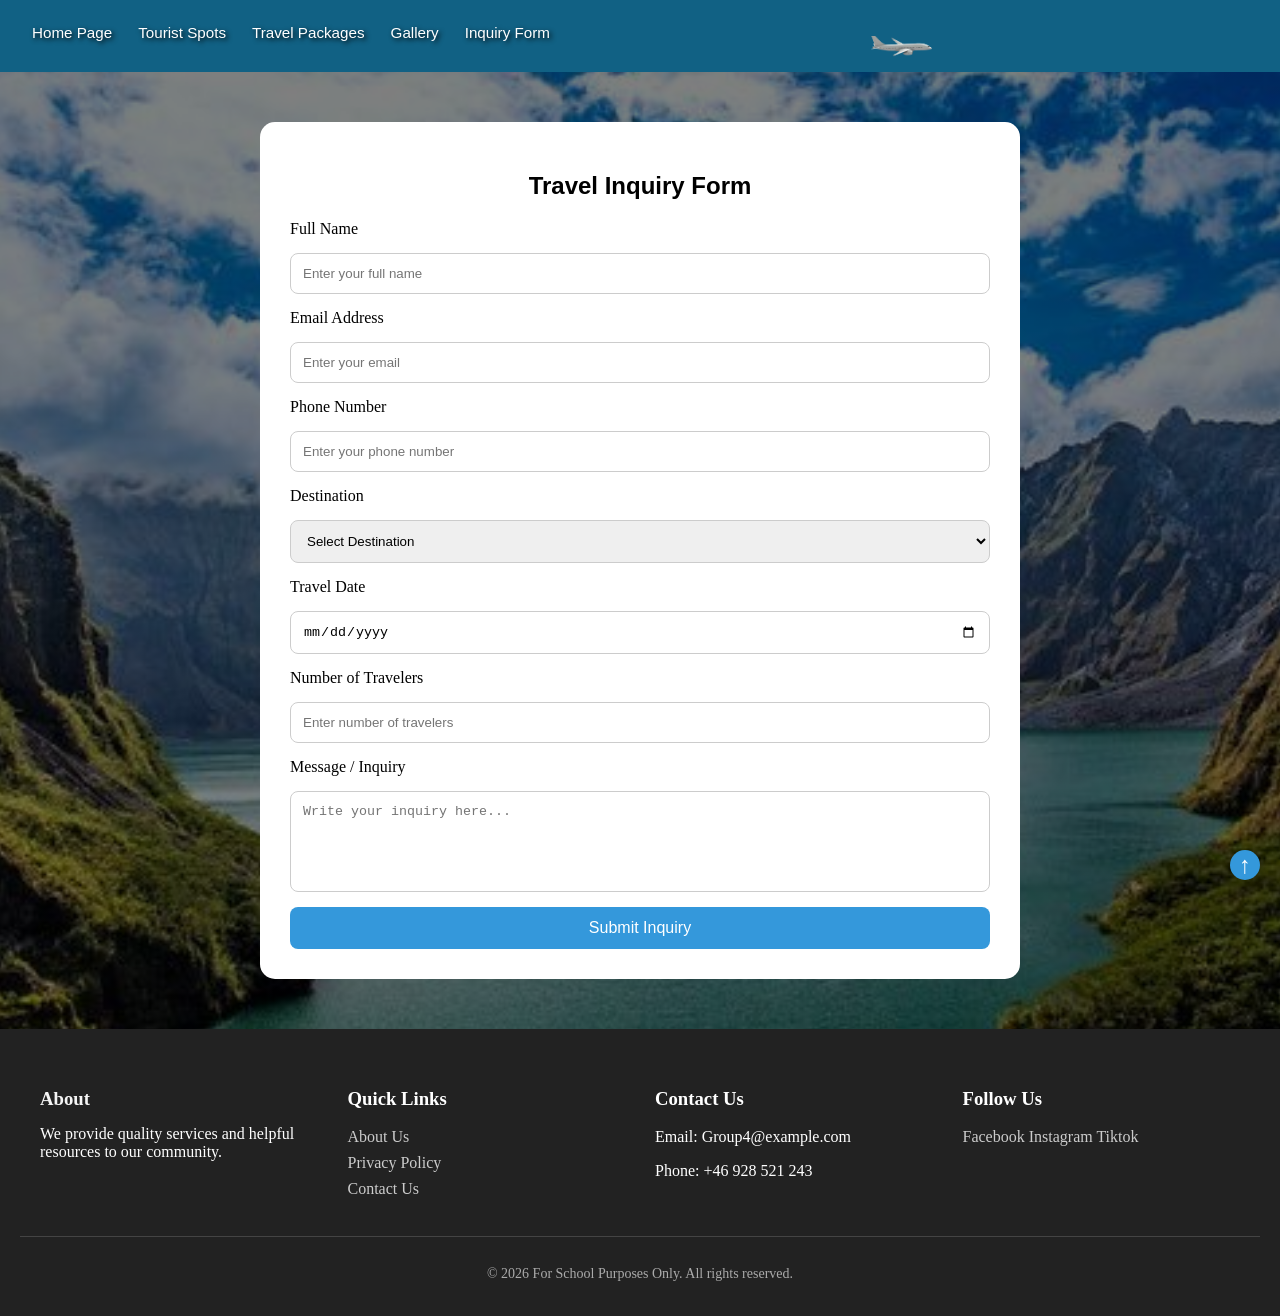
<file: inquiryform.html>
<!DOCTYPE html>
<html lang="en">
<head>
    <meta charset="UTF-8">
    <meta name="viewport" content="width=device-width, initial-scale=1.0">
    <title>Inquiry Form</title>
    <link rel="icon" href="tabImg.jpg">

     <style>
        html{
            scroll-behavior: smooth;
        }
        /* =========== ANIMATION KEYFRAMES FOR ALL=========== */
        @keyframes fadeup{
            from{
                opacity: 0;
                transform: translateY(40px);
            }
            to{
                opacity: 1;
                transform: translateY(0);
            }
        }

        .footer-section a:hover{
            color: #fff;
        }

        .nav-anchortag{
            text-decoration: none;
            color: white;
            font-family: sans-serif;
            font-size: 0.95rem;
            padding: 8px;
            position: relative;
            transition: 0.4s ease;
            text-shadow: 2px 2px 5px black;
        }
        .nav-anchortag:hover{
            color: #615757;
        }

        .nav-anchortag::after{
            content: "";
            position: absolute;
            width: 100%;
            height: 2px;
            left: 0;
            bottom: -4px;

            background-color: white;

            transform: scaleX(0);
            transform-origin: right;

            transition: transform 0.4s ease;
        }
        .nav-anchortag:hover::after{
            transform: scaleX(1);
            transform-origin: left;
        }

        .inquiryForm{
            border-bottom: 2px solid white;
        }
        

            @keyframes airplaneLoop {
        0% {
            transform: translateX(0) scaleX(1)  ;
        }

        49% {
            transform: translateX(300px) scaleX(1) rotate(-8deg);
        }

        50% {
            transform: translateX(300px) scaleX(-1)rotate(8deg);
        }

        99% {
            transform: translateX(0) scaleX(-1)rotate(-14deg);
        }

        100% {
            transform: translateX(0) scaleX(1)rotate(8deg);
        }
    }

        @media (max-width: 992px){
             header{
                padding-bottom: 1rem;
            }
            .airplane{
                display: none;
            }
            .navigation{
            justify-content: center !important;
            }
        }

        .back-to-top{
            position: fixed;
            bottom: 20px;
            right: 20px;

            width: 30px;
            height: 30px;

            display: flex;
            justify-content: center;
            align-items: center;

            background: #3498db;
            color: white;
            text-decoration: none;
            font-size: 24px;
            font-weight: bold;

            border-radius: 50%;
            box-shadow: 0 4px 10px rgba(0,0,0,.3);

            transition: .3s ease;
            z-index: 999;
        }

        .back-to-top:hover{
            background: #2980b9;
            transform: translateY(-5px);
        }
    </style>
</head>
<body style="min-height: 100vh;
     background:
        linear-gradient(rgba(0,0,0,0.5), rgba(0,0,0,0.5)),
        url('Background.jpg');

    position: relative;
    background-size: cover;
    background-position: center;
    background-repeat: no-repeat;
    margin: 0px;">
        
    <header style="display: flex;
                    justify-content: flex-start;
                    padding-top: 1.5rem;
                    padding-left: 1.5rem;
                    background: rgb(17, 97, 132);
                    backdrop-filter: blur(5px);">

         <nav class="navigation" style="width: 100%;
                    display: flex;
                    justify-content: flex-start;
                    animation: fadeup 0.8s ease forwards;">

           <ol style=" list-style: none;
                        margin: 0;
                        padding: 0;

                        display: flex;
                        justify-content: center;
                        flex-wrap: wrap;
                        gap: 10px;">

                <li style="display: inline-block;"><a href="index.html" class="homePage nav-anchortag">Home Page</a></li>
                <li style="display: inline-block;"><a href="touristSpots.html" class="touristSpot nav-anchortag">Tourist Spots</a></li>
                <li style="display: inline-block;"><a href="travelpackages.html" class="travelPackage nav-anchortag">Travel Packages</a></li>
                <li style="display: inline-block;"><a href="gallery.html" class="gallery nav-anchortag">Gallery</a></li>
                <li style="display: inline-block;"><a href="inquiryForm.html" class="inquiryform nav-anchortag">Inquiry Form</a></li>
           </ol>
        </nav>

        <div class="airplane-content">
            <img class="airplane" style="width: 16%; margin: 0px; position: relative; animation: airplaneLoop 8s linear infinite ;" src="airPlane.png" alt="airplane icon">
        </div>  

    </header>

<a href="#top" class="back-to-top">↑</a>


<section style="animation: fadeup 0.8s ease forwards; max-width:700px; margin:50px auto; padding:30px; background:white; border-radius:15px; box-shadow:20 20px 20px rgba(0,0,0,2.50);">

    <h1 style="text-align:center; font-family:Arial, sans-serif; animation: fadeup 0.8s ease forwards;">
        Travel Inquiry Form
    </h1>

    <form style="display:flex; flex-direction:column; gap:15px; animation: fadeup 0.8s ease forwards;">

        <label>Full Name</label>
        <input
            type="text"
            placeholder="Enter your full name"
            style="padding:12px; border:1px solid #ccc; border-radius:8px;"
            required
        >

        <label>Email Address</label>
        <input
            type="email"
            placeholder="Enter your email"
            style="padding:12px; border:1px solid #ccc; border-radius:8px;"
            required
        >

        <label>Phone Number</label>
        <input
            type="tel"
            placeholder="Enter your phone number"
            style="padding:12px; border:1px solid #ccc; border-radius:8px;"
        >

        <label>Destination</label>
        <select
            style="padding:12px; border:1px solid #ccc; border-radius:8px;"
        >
            <option>Select Destination</option>
            <option>El Nido, Palawan</option>
            <option>Boracay</option>
            <option>Siargao</option>
            <option>Mayon Volcano</option>
            <option>Vigan City</option>
            <option>Puerto Princesa Under Ground</option>
            <option>Tinuy-an Falls</option>
            <option>Samal Island</option>
            <option>Intramuros</option>
            <option>Piala Falls</option>
            <option>Mount Apo</option>
            <option>Batanes</option>
        </select>

        <label>Travel Date</label>
        <input
            type="date"
            style="padding:12px; border:1px solid #ccc; border-radius:8px;"
        >

        <label>Number of Travelers</label>
        <input
            type="number"
            min="1"
            placeholder="Enter number of travelers"
            style="padding:12px; border:1px solid #ccc; border-radius:8px;"
        >

        <label>Message / Inquiry</label>
        <textarea
            rows="5"
            placeholder="Write your inquiry here..."
            style="padding:12px; border:1px solid #ccc; border-radius:8px; resize:none;"
        ></textarea>

        <button
            type="submit"
            style="padding:12px; border:none; border-radius:8px; background:#3498db; color:white; font-size:16px; cursor:pointer;"
        >
            Submit Inquiry
        </button>

    </form>

</section>

<footer style="background: #222;
                color: #fff;
                padding: 40px 20px 20px;">

  <div style="  display: grid;
                grid-template-columns: repeat(auto-fit, minmax(220px, 1fr));
                gap: 30px;
                max-width: 1200px;
                margin: auto;
                animation: fadeup 1s ease forwards;">
                    
    <div class="footer-section">
      <h3 style="  margin-bottom: 15px;
                    color: #f5f5f5;">About</h3>
      <p style=" margin: 0;
                padding: 0;
                list-style: none;">
        We provide quality services and helpful resources to our community.
      </p>
    </div>

    <div class="footer-section ">
      <h3>Quick Links</h3>
            <ul style="margin: 0;
                        padding: 0;
                        list-style: none;"> 


                <div style="display: flex;
                            flex-direction: column;"> 
                    <li style="margin-bottom: 8px;"><a style="color: #ccc; text-decoration: none;" href="/about">About Us</a></li>
                    <li style="margin-bottom: 8px;"><a style="color: #ccc; text-decoration: none;" href="/privacy-policy">Privacy Policy</a></li>
                    <li style="margin-bottom: 8px;"><a style="color: #ccc; text-decoration: none;" href="/contact">Contact Us</a></li>
                </div>
            </ul>
         
    </div>

    <div class="footer-section">
      <h3>Contact Us</h3>
      <p>Email: Group4@example.com</p>
      <p>Phone: +46 928 521 243</p>
    </div>

    <div class="footer-section">
            <h3>Follow Us</h3>
        <div class="social-links">
            <a style="color: #ccc; text-decoration: none;" href="https://www.facebook.com/ramil.sumang.50" target="_blank">Facebook</a>
            <a style="color: #ccc; text-decoration: none;" href="https://www.instagram.com/def.rams/?hl=en" target="_blank">Instagram</a>
            <a style="color: #ccc; text-decoration: none;" href="https://www.tiktok.com/@ryomeeennnnnnn" target="_blank">Tiktok</a>
        </div>
    </div>

  </div>

    <div style="text-align: center;
        border-top: 1px solid #444;
        margin-top: 30px;
        padding-top: 15px;
        font-size: 14px;
        color: #aaa;
        animation: fadeup 1s ease forwards;">
            <p>&copy; 2026 For School Purposes Only. All rights reserved.</p>
    </div>
</footer>

     
</body>
</html>
</file>
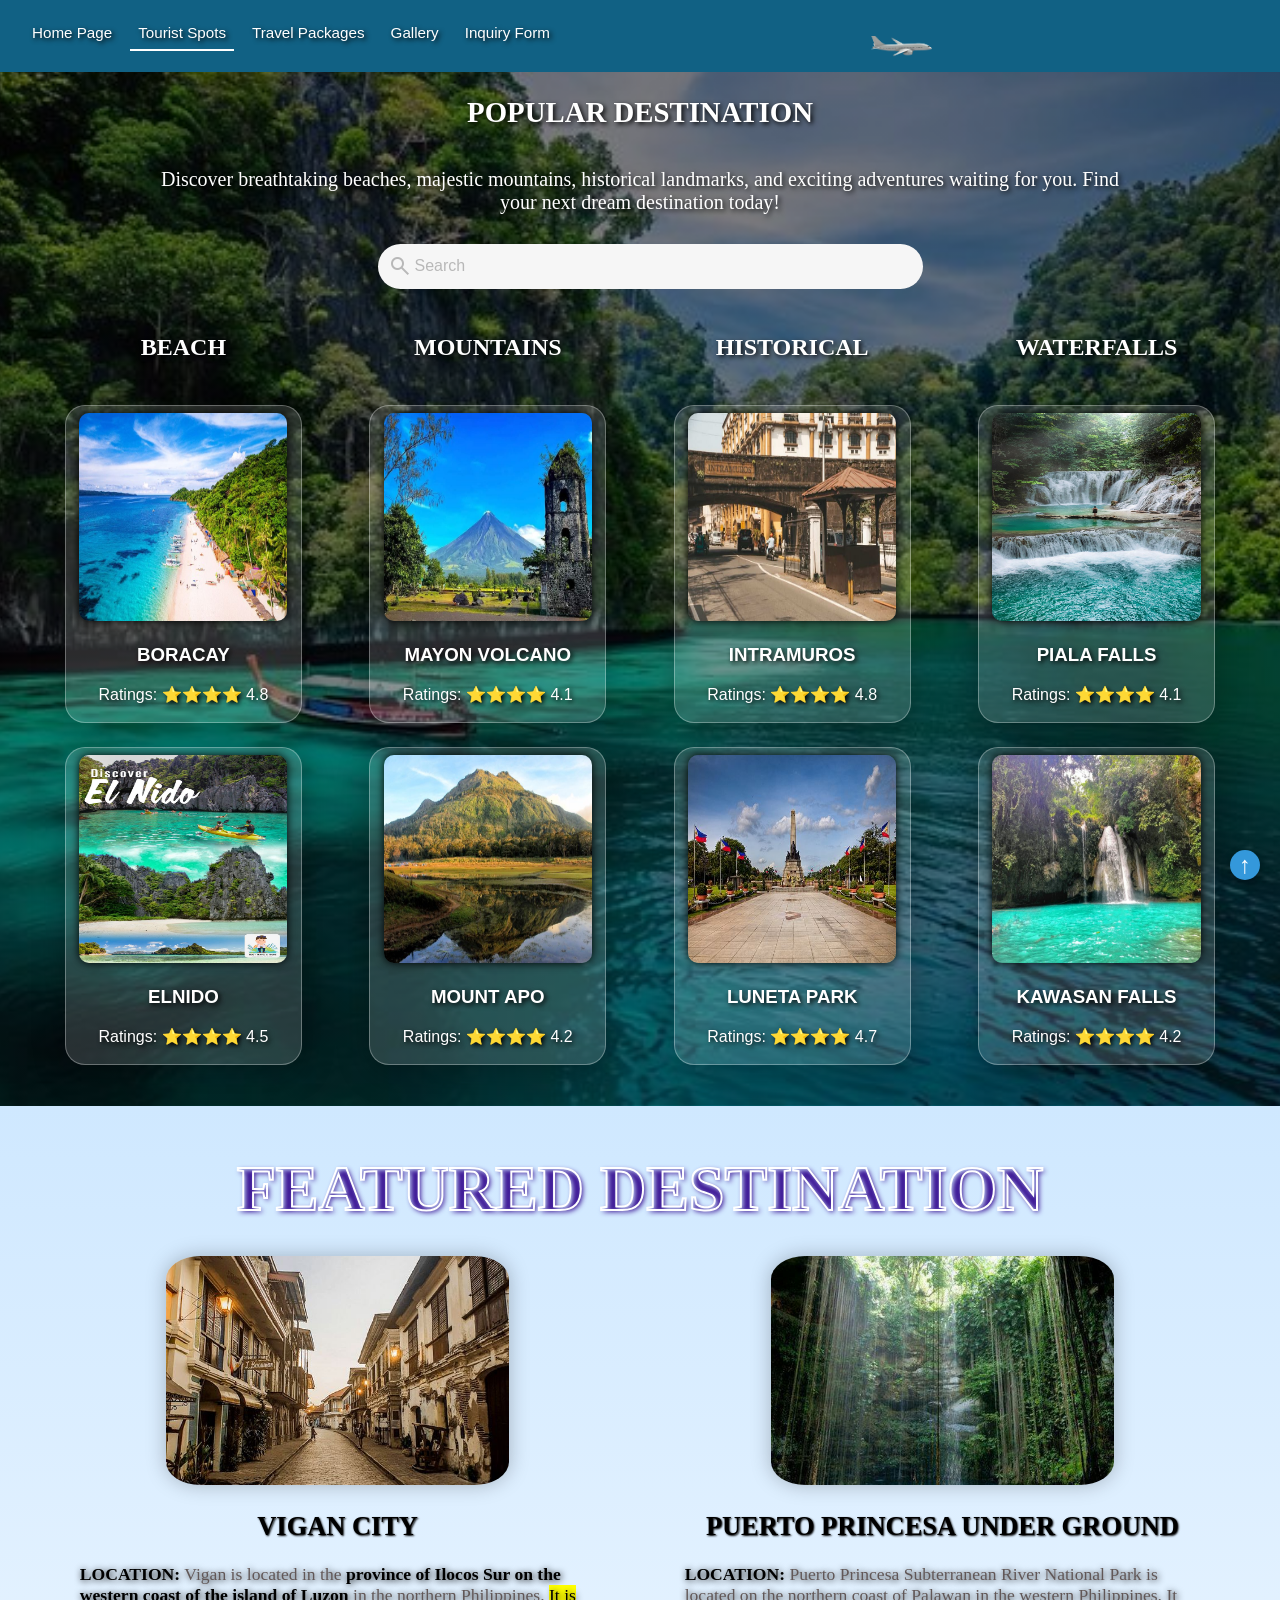
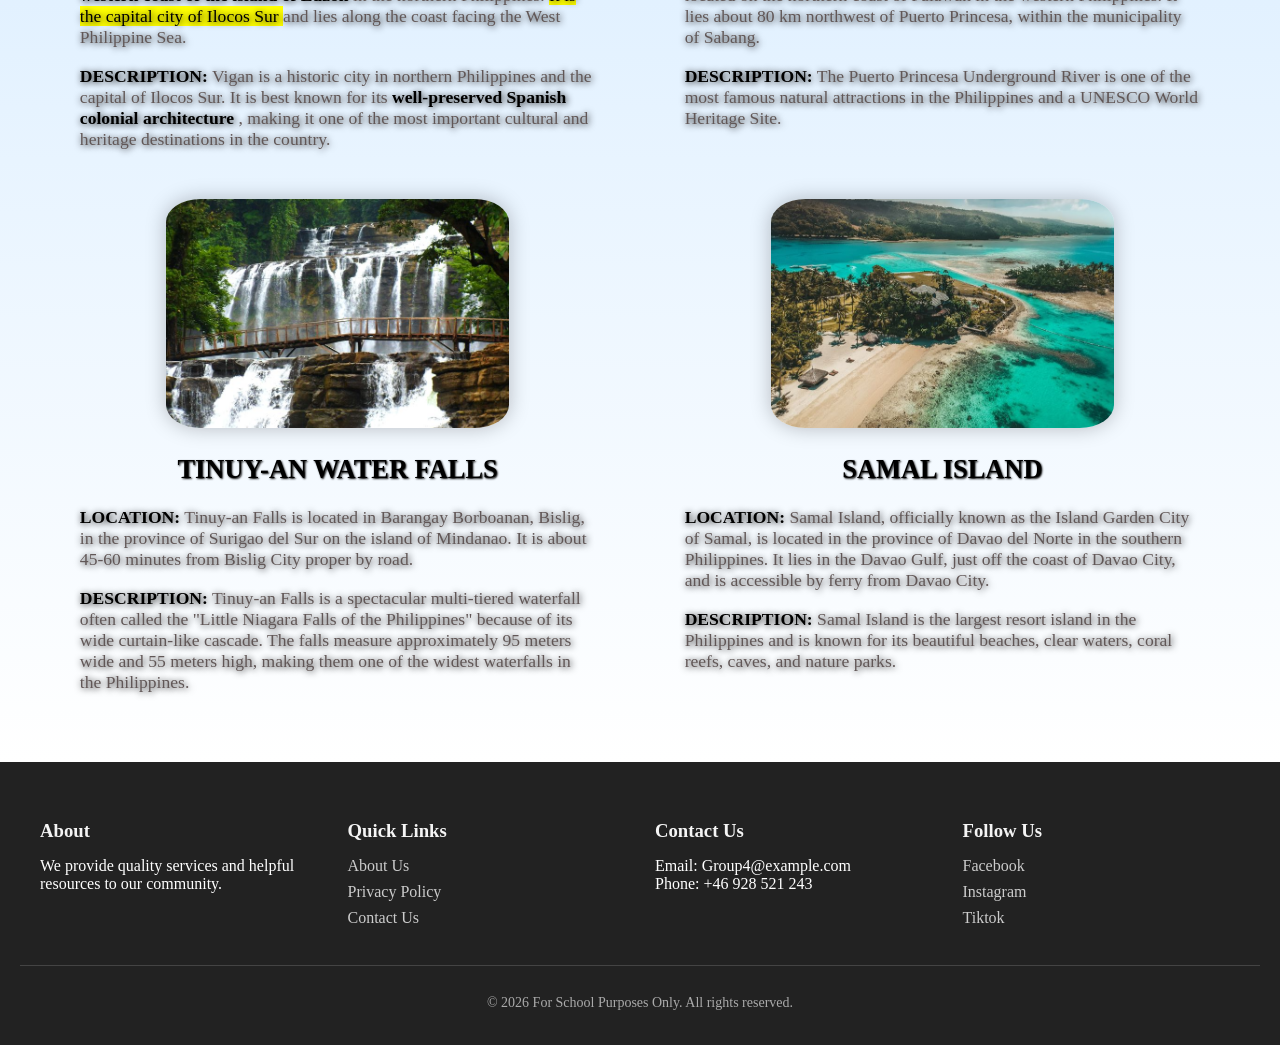
<file: touristSpots.html>
<!DOCTYPE html>
<html lang="en">
<head>
    <meta charset="UTF-8">
    <meta name="viewport" content="width=device-width, initial-scale=1.0">
    <link rel="stylesheet" href="touristSpots.css">
    <link rel="icon" href="tabImg.jpg">
    <link rel="stylesheet" href="https://fonts.googleapis.com/css2?family=Material+Symbols+Outlined:opsz,wght,FILL,GRAD@24,400,0,0&icon_names=search" />
    <title>Tourist Spots</title>
</head>
<body>
<div class="backgroundImg">
    <header> 
        <nav class="navigation">
           <ol>
                <li><a href="index.html" class="homePage nav-anchortag">Home Page</a> </li>
                <li><a href="touristSpots.html" class="touristSpot nav-anchortag">Tourist Spots</a></li>
                <li><a href="travelpackages.html" class="travelPackage nav-anchortag">Travel Packages</a></li>
                <li><a href="gallery.html" class="gallery nav-anchortag">Gallery</a></li>
                <li><a href="inquiryform.html" class="inquiryForm nav-anchortag">Inquiry Form</a></li>
           </ol>
        </nav>

        <div class="airplane-content">
            <img class="airplane" src="airPlane.png" alt="airplane">
        </div>            
    </header>

    <a href="#top" class="back-to-top">↑</a>
    
    <aside>
        <div class="aside-inner-content">
            <h1 class="popular-destination">POPULAR DESTINATION</h1>
            <p class="destination-text">
                Discover breathtaking beaches, majestic mountains, historical landmarks,
                and exciting adventures waiting for you. Find your next dream destination today!
            </p>
             <form>
                <div class="search">
                    <span class="search-icon material-symbols-outlined">search</span>
                    <input class="search-input" type="search" placeholder="Search">
                </div>
            </form>
        </div>
    </aside>

<section>
        <div class="container container-beach">
            <h1 class="text-container">BEACH</h1>
    <div class="row"> 
            <div class="img-container">
                <img class="img" src="BORACAY ISLAND.jpg" alt="Boracay Img">
                <div class="side-text">
                    <h3 class="text">BORACAY</h3>
                    <p class="rating">Ratings: ⭐⭐⭐⭐ 4.8</p>
                </div>   
            </div>


            <div class="img-container">
                <img class="img" src="elnido.jpg" alt="Elnido Img">
                <div class="side-text">
                    <h3 class="text">ELNIDO</h3>
                    <p class="rating">Ratings: ⭐⭐⭐⭐ 4.5</p>
                </div>    
            </div>
        </div>
    </div>
        
     
        <div class="container container-mountain">
           <h1 class="text-container">MOUNTAINS</h1>
        <div class="row"> 
             <div class="img-container">
                <img class="img" src="mayonvolcano.jpg" alt="Mayon Volcano Img">
                <div class="side-text">
                    <h3 class="text">MAYON VOLCANO</h3>
                    <p class="rating">Ratings: ⭐⭐⭐⭐ 4.1</p>
                </div>    
            </div>
            <div class="img-container">
                <img class="img" src="mtApo.jpg" alt="Mt. Apo Img">
                <div class="side-text">
                    <h3 class="text">MOUNT APO</h3>
                    <p class="rating">Ratings: ⭐⭐⭐⭐ 4.2</p>
                </div>    
            </div>
        </div>
    </div>

     
        <div class="container container-historical">
            <h1 class="text-container">HISTORICAL</h1>
    <div class="row"> 
            <div class="img-container">
                <img class="img" src="Intramuros.jpg" alt="Intramuros Img">
                <div class="side-text">
                    <h3 class="text">INTRAMUROS</h3>
                    <p class="rating">Ratings: ⭐⭐⭐⭐ 4.8</p>
                </div>    
            </div>
            <div class="img-container">
                <img class="img" src="LunetaPark.jpg" alt="Luneta Park Img">
                <div class="side-text">
                    <h3 class="text">LUNETA PARK</h3>
                    <p class="rating">Ratings: ⭐⭐⭐⭐ 4.7</p>
                </div>    
            </div>
        </div>
    </div>

    
        <div class="container container-waterfalls">
            <h1 class="text-container">WATERFALLS</h1>
    <div class="row"> 
            <div class="img-container">
                <img class="img" src="PialaWaterfall.jpg" alt="Piala Waterfalls Img">
                <div class="side-text">
                    <h3 class="text">PIALA FALLS</h3>
                    <p class="rating">Ratings: ⭐⭐⭐⭐ 4.1</p>
                </div>    
            </div>
            <div class="img-container">
                <img class="img" src="KawasanFalls.jpg" alt="Kawasan Waterfalls Img">
                <div class="side-text">
                    <h3 class="text">KAWASAN FALLS</h3>
                    <p class="rating">Ratings: ⭐⭐⭐⭐ 4.2</p>
                </div>    
            </div>
        </div>
    </div>
</section>
</div>



<article>
        <h1 class="text-featured">FEATURED DESTINATION</h1>
    <div class="inner-container"> 
        <div class="outer-img-container">

            <div class="img-container-featured"> 
                <img class="Img" src="Vigan.jpg" alt="Vigan img">
            </div>

            <div class="text-container-featured"> 
                <h2 class="name">VIGAN CITY</h2>
                <p class="location"><strong style="color: black;">LOCATION:</strong> Vigan is located in the <strong style="color: black;">  province of Ilocos Sur on the western 
                    coast of the island of Luzon</strong> in the northern Philippines. <mark>  It is the capital 
                    city of Ilocos Sur </mark>and lies along the coast facing the West Philippine Sea.
                </p>
                <p class="description"> <strong style="color: black;">DESCRIPTION:</strong> Vigan is a historic city in northern Philippines and the capital 
                    of Ilocos Sur. It is best known for its <strong style="color: black;"> well-preserved Spanish colonial architecture </strong>, 
                    making it one of the most important cultural and heritage destinations in the country.
                </p>
            </div>
        </div>


        <div class="outer-img-container">           
            <div class="img-container-featured"> 
                <img class="Img" src="Puerto Princesa Underground River.jpg" alt="Puerto Princesa Underground River. img">
            </div>

            <div class="text-container-featured"> 
                <h2 class="name">PUERTO PRINCESA UNDER GROUND</h2>
                <p class="location"><strong style="color: black;">LOCATION:</strong> Puerto 
                Princesa Subterranean River National Park is located on the northern coast 
                of Palawan in the western Philippines. It lies about 80 km northwest of 
                Puerto Princesa, within the municipality of Sabang.
                </p>
                <p class="description"> <strong style="color: black;">DESCRIPTION:</strong> The 
                Puerto Princesa Underground River is one of the most famous natural attractions 
                in the Philippines and a UNESCO World Heritage Site.</p>
            </div>
        </div>


        <div class="outer-img-container">           
            <div class="img-container-featured"> 
                <img class="Img" src="Tinuy-anFalls.jpg" alt="Tinuy-an Falls img">
            </div>

            <div class="text-container-featured"> 
                <h2 class="name">TINUY-AN WATER FALLS</h2>
                <p class="location"><strong style="color: black;">LOCATION:</strong> Tinuy-an Falls is 
                    located in Barangay Borboanan, Bislig, in the province of Surigao del Sur on the island 
                    of Mindanao. It is about 45-60 minutes from Bislig City proper by road.
                </p>
                <p class="description"> <strong style="color: black;">DESCRIPTION:</strong> Tinuy-an Falls 
                    is a spectacular multi-tiered waterfall often called the "Little Niagara Falls of the 
                    Philippines" because of its wide curtain-like cascade. The falls measure approximately 
                    95 meters wide and 55 meters high, making them one of the widest waterfalls in the 
                    Philippines.</p>
            </div>
        </div>


        <div class="outer-img-container">           
            <div class="img-container-featured"> 
                <img class="Img" src="SamalIsland.jpg" alt="Samal Island img">
            </div>

            <div class="text-container-featured"> 
                <h2 class="name">SAMAL ISLAND</h2>
                <p class="location"><strong style="color: black;">LOCATION:</strong> Samal Island, 
                    officially known as the Island Garden City of Samal, is located in the province 
                    of Davao del Norte in the southern Philippines. It lies in the Davao Gulf, just 
                    off the coast of Davao City, and is accessible by ferry from Davao City.
                </p>
                <p class="description"> <strong style="color: black;">DESCRIPTION:</strong> Samal 
                    Island is the largest resort island in the Philippines and is known for its beautiful 
                    beaches, clear waters, coral reefs, caves, and nature parks.</p>
            </div>
        </div>

    </div>            
</article>


<footer class="footer">
  <div class="footer-container">
    
    <div class="footer-section">
      <h3>About</h3>
      <p>
        We provide quality services and helpful resources to our community.
      </p>
    </div>

    <div class="footer-section ">
      <h3>Quick Links</h3>
            <ul> 
                <div class="column-footer"> 
                    <li><a class="footer-anchortag" href="/about">About Us</a></li>
                    <li><a class="footer-anchortag" href="/privacy-policy">Privacy Policy</a></li>
                    <li><a class="footer-anchortag" href="/contact">Contact Us</a></li>
                </div>
            </ul>
         
    </div>

    <div class="footer-section">
      <h3>Contact Us</h3>
      <p>Email: Group4@example.com</p>
      <p>Phone: +46 928 521 243</p>
    </div>

    <div class="footer-section">
            <h3>Follow Us</h3>
        <div class="social-links">
            <a class="footer-anchortag" href="https://www.facebook.com/ramil.sumang.50" target="_blank">Facebook</a>
            <a class="footer-anchortag" href="https://www.instagram.com/def.rams/?hl=en" target="_blank">Instagram</a>
            <a class="footer-anchortag" href="https://www.tiktok.com/@ryomeeennnnnnn" target="_blank">Tiktok</a>
        </div>
    </div>

  </div>

    <div class="footer-bottom">
            <p>&copy; 2026 For School Purposes Only. All rights reserved.</p>
    </div>
</footer>
</body>
</html>
</file>
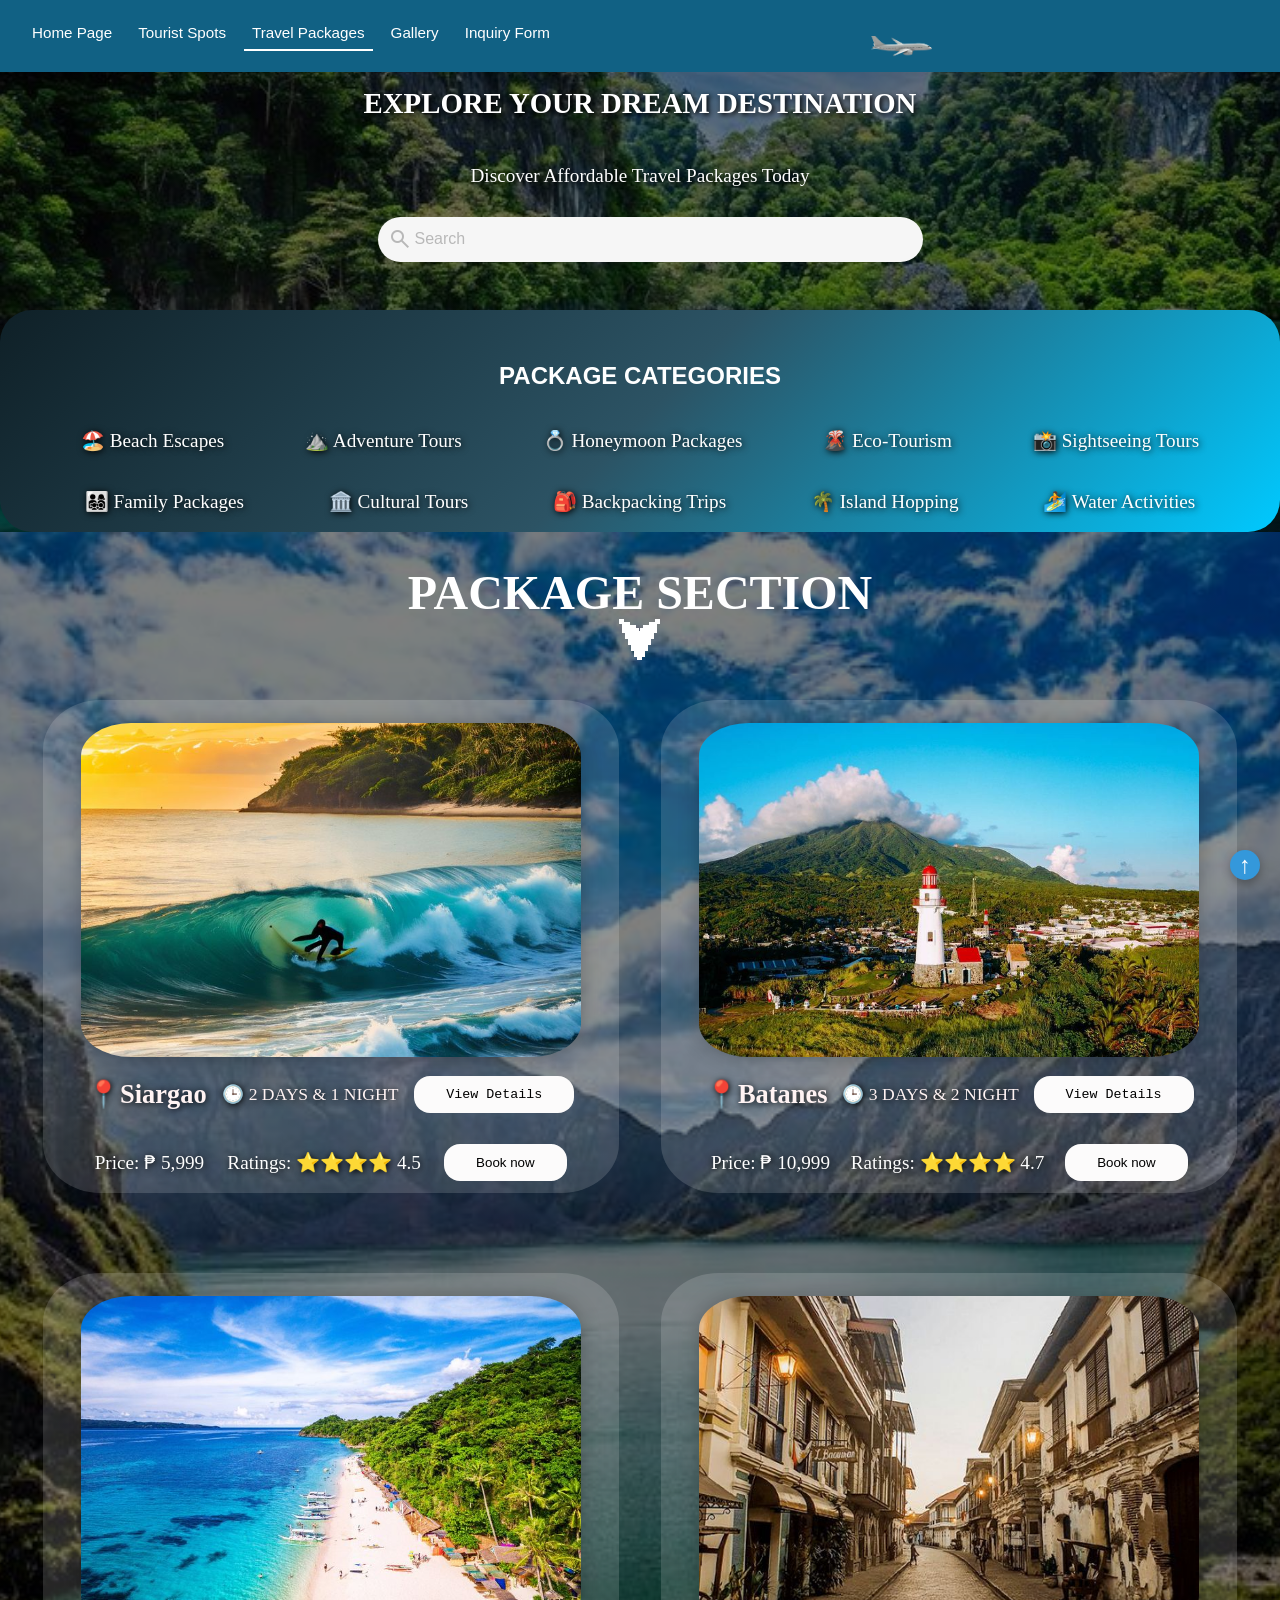
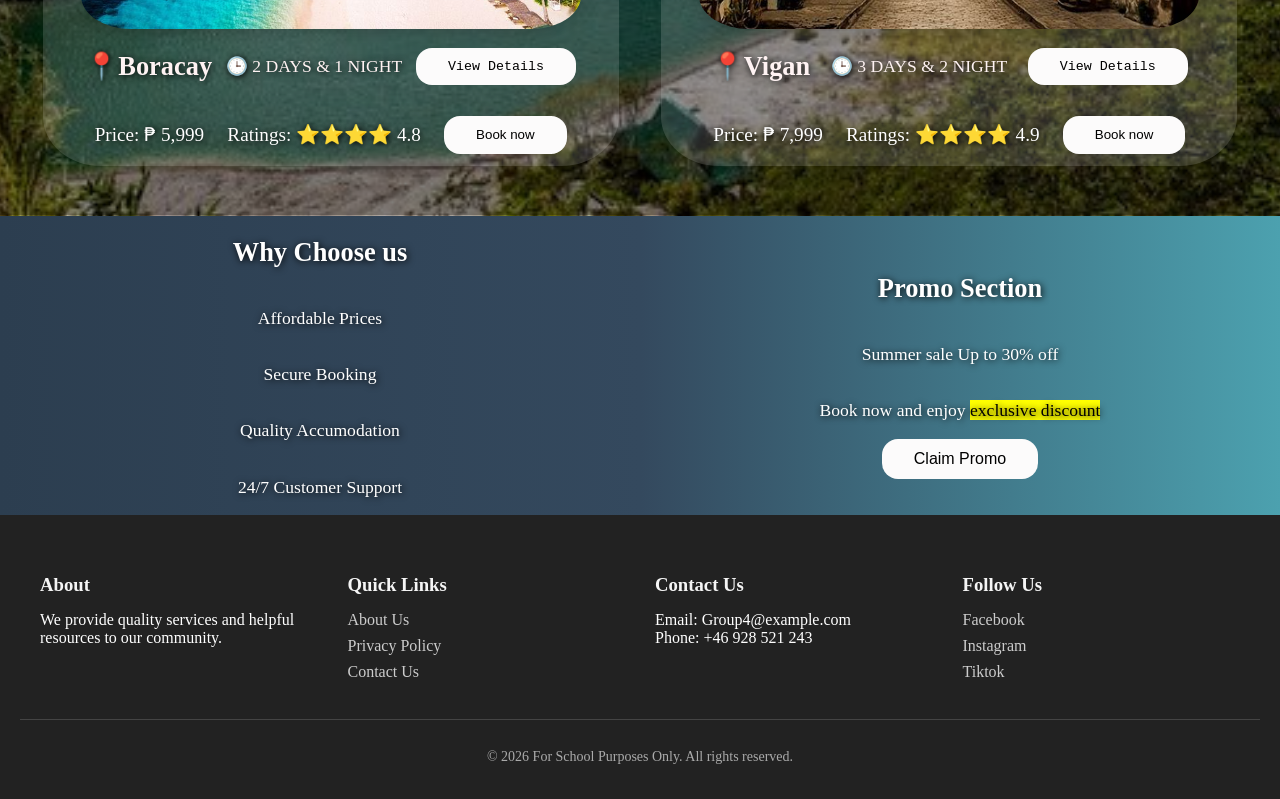
<file: travelpackages.html>
<!DOCTYPE html>
<html lang="en">
<head>
    <meta charset="UTF-8">
    <meta name="viewport" content="width=device-width, initial-scale=1.0">
    <link rel="stylesheet" href="travelPackages.css">
    <link rel="icon" href="tabImg.jpg">
    <link rel="stylesheet" href="https://fonts.googleapis.com/css2?family=Material+Symbols+Outlined:opsz,wght,FILL,GRAD@24,400,0,0&icon_names=search" />
    <title>Travel Packages</title>
</head>
<body>
<div class="backgroundImg"> 
    <header> 
        <nav class="navigation">
           <ol>
                <li><a href="index.html" class="homePage nav-anchortag">Home Page</a> </li>
                <li><a href="touristSpots.html" class="touristSpot nav-anchortag">Tourist Spots</a></li>
                <li><a href="travelpackages.html" class="travelPackage nav-anchortag">Travel Packages</a></li>
                <li><a href="gallery.html" class="gallery nav-anchortag">Gallery</a></li>
                <li><a href="inquiryform.html" class="inquiryForm nav-anchortag">Inquiry Form</a></li>
           </ol>
        </nav>

        <div class="airplane-content">
            <img class="airplane" src="airPlane.png" alt="airplane">
        </div>            
    </header>

    <a href="#top" class="back-to-top">↑</a>
    
    <aside>
        <h1 class="aside-explore">EXPLORE YOUR DREAM DESTINATION</h1>
        <p class="aside-discover">Discover Affordable Travel Packages Today</p>
        <div class="aside-search-bar">
            <form>
                <div class="search">
                    <span class="search-icon material-symbols-outlined">search</span>
                    <input class="search-input" type="search" placeholder="Search">
                </div>
            </form>
        </div>
    </aside>

    <section class="first-section">

                <h1 class="package-text">PACKAGE CATEGORIES</h1>

            <div class="top-section">
                <p>🏖️ Beach Escapes</p>
                <p>⛰️ Adventure Tours</p>
                <p>💍 Honeymoon Packages</p>
                <p>🌋 Eco-Tourism</p>
                <p>📸 Sightseeing Tours</p>
            </div>

            <div class="bottom-section">
                <p>👨‍👩‍👧‍👦 Family Packages</p>
                <p>🏛️ Cultural Tours</p>
                <p>🎒 Backpacking Trips</p>
                <p>🌴 Island Hopping</p>
                <p>🏄 Water Activities</p>
            </div>
        
    </section>
</div>

<div class="background"> 
    
    <div class="Package-text">
        <h1>PACKAGE SECTION</h1>
        <h1 class="arrow">⮟</h1>
    </div>

    <section class="second-section">
        <div class="left-div">

            <div class="inner-div">

                <div class="img-div"> 
                    <img class="img" src="Siargao Sunrise_ Cloud 9 - Cloud 9_ Siargao's Golden Surf.jpg" alt="Siargao Img">
                </div>

                <div class="space-div"> 
                    <div class="left-text"> 
                        <h2 class="nameOfPlace">📍Siargao</h2>
                        <p class="time">🕒 2 DAYS & 1 NIGHT</p>
                        <button class="buttonForView">View Details</button>
                    </div>

                    <div class="right-text"> 
                        <p class="amount">Price: ₱ 5,999 </p>
                        <p class="rate">Ratings: ⭐⭐⭐⭐ 4.5</p>
                        <button class="bookNow">Book now</button>
                    </div>
                </div>
            </div>

            <div class="inner-div">
                
                <div class="img-div"> 
                    <img class="img" src="Batanes.jpg" alt="Batanes Img">
                </div>

                <div class="space-div"> 
                    <div class="left-text"> 
                        <h2 class="nameOfPlace">📍Batanes</h2>
                        <p class="time">🕒 3 DAYS & 2 NIGHT</p>
                        <button class="buttonForView">View Details</button>
                    </div>

                    <div class="right-text"> 
                        <p class="amount">Price: ₱ 10,999 </p>
                        <p class="rate">Ratings: ⭐⭐⭐⭐ 4.7</p>
                        <button class="bookNow">Book now</button>
                    </div>
                </div>
            </div>
        </div>



         <div class="left-div">

            <div class="inner-div">

                <div class="img-div"> 
                    <img class="img" src="BORACAY ISLAND.jpg" alt="Boracay Img">
                </div>

                <div class="space-div"> 
                    <div class="left-text"> 
                        <h2 class="nameOfPlace">📍Boracay</h2>
                        <p class="time">🕒 2 DAYS & 1 NIGHT</p>
                        <button class="buttonForView">View Details</button>
                    </div>

                    <div class="right-text"> 
                        <p class="amount">Price: ₱ 5,999 </p>
                        <p class="rate">Ratings: ⭐⭐⭐⭐ 4.8</p>
                        <button class="bookNow">Book now</button>
                    </div>
                </div>
            </div>

            <div class="inner-div">
                
                <div class="img-div"> 
                    <img class="img" src="Vigan.jpg" alt="Vigan Img">
                </div>

                <div class="space-div"> 
                    <div class="left-text"> 
                        <h2 class="nameOfPlace">📍Vigan</h2>
                        <p class="time">🕒 3 DAYS & 2 NIGHT</p>
                        <button class="buttonForView">View Details</button>
                    </div>

                    <div class="right-text"> 
                        <p class="amount">Price: ₱ 7,999 </p>
                        <p class="rate">Ratings: ⭐⭐⭐⭐ 4.9</p>
                        <button class="bookNow">Book now</button>
                    </div>
                </div>
            </div>
        </div>

    </section>
</div>

<article>
    <div class="container-text-discound"> 
        <div class="right-container-text">
            <h2>Why Choose us</h2>
            <p>Affordable Prices</p>
            <p>Secure Booking</p>
            <p>Quality Accumodation</p>
            <p>24/7 Customer Support</p>
        </div>
        <div class="left-container-text">
            <h2>Promo Section</h2>
            <p>Summer sale Up to 30% off</p>
            <p>Book now and enjoy <mark>exclusive discount</mark></p>
            <button class="buttonClaim">Claim Promo</button>
        </div>
    </div>
</article>
 

<footer class="footer">
  <div class="footer-container">
    
    <div class="footer-section">
      <h3>About</h3>
      <p>
        We provide quality services and helpful resources to our community.
      </p>
    </div>

    <div class="footer-section ">
      <h3>Quick Links</h3>
            <ul> 
                <div class="column-footer"> 
                    <li><a class="footer-anchortag" href="/about">About Us</a></li>
                    <li><a class="footer-anchortag" href="/privacy-policy">Privacy Policy</a></li>
                    <li><a class="footer-anchortag" href="/contact">Contact Us</a></li>
                </div>
            </ul>
         
    </div>

    <div class="footer-section">
      <h3>Contact Us</h3>
      <p>Email: Group4@example.com</p>
      <p>Phone: +46 928 521 243</p>
    </div>

    <div class="footer-section">
            <h3>Follow Us</h3>
        <div class="social-links">
            <a class="footer-anchortag" href="https://www.facebook.com/ramil.sumang.50" target="_blank">Facebook</a>
            <a class="footer-anchortag" href="https://www.instagram.com/def.rams/?hl=en" target="_blank">Instagram</a>
            <a class="footer-anchortag" href="https://www.tiktok.com/@ryomeeennnnnnn" target="_blank">Tiktok</a>
        </div>
    </div>

  </div>

    <div class="footer-bottom">
            <p>&copy; 2026 For School Purposes Only. All rights reserved.</p>
    </div>
</footer>

</body>
</html>
</file>
<file: home.css>
html {
    scroll-behavior: smooth;
}
body{
    margin: 0;
    min-height: 100vh;
    overflow-x: hidden;
}
.backgroundImg{
    margin: 0px;
        background:
        linear-gradient(rgba(0,0,0,0.5), rgba(0,0,0,0.5)),
        url('backgroundimg.jpg');

    background-size: cover;
    background-position: center;
    background-repeat: no-repeat;
    padding-bottom: 3%;
}
/* ================= HEADER ================= */

.back-to-top{
    position: fixed;
    bottom: 20px;
    right: 20px;

    width: 30px;
    height: 30px;

    display: flex;
    justify-content: center;
    align-items: center;

    background: #3498db;
    color: white;
    text-decoration: none;
    font-size: 24px;
    font-weight: bold;

    border-radius: 50%;
    box-shadow: 0 4px 10px rgba(0,0,0,.3);

    transition: .3s ease;
    z-index: 999;
}

.back-to-top:hover{
    background: #2980b9;
    transform: translateY(-5px);
}

header{
    display: flex;
    justify-content: flex-start;
    padding-top: 1.5rem;
    padding-left: 1.5rem;
    background: rgb(17, 97, 132);
    backdrop-filter: blur(5px);
}
.navigation{
    width: 100%;
    display: flex;
    justify-content: flex-start;
    animation: fadeup 0.8s ease forwards;

    
}
.airplane{
    width: 16%;
    margin: 0px;
    position: relative;
    animation: airplaneLoop 8s linear infinite ;
}
 
@keyframes airplaneLoop {
    0% {
        transform: translateX(0) scaleX(1)  ;
    }

    49% {
        transform: translateX(300px) scaleX(1) rotate(-8deg);
    }

    50% {
        transform: translateX(300px) scaleX(-1)rotate(8deg);
    }

    99% {
        transform: translateX(0) scaleX(-1)rotate(-14deg);
    }

    100% {
        transform: translateX(0) scaleX(1)rotate(8deg);
    }
}
ol{
    list-style: none;
    margin: 0;
    padding: 0;

    display: flex;
    justify-content: center;
    flex-wrap: wrap;
    gap: 10px;
}

li{
    display: inline-block;
}

.nav-anchortag{
    text-decoration: none;
    color: white;
    font-family: sans-serif;
    font-size: 0.95rem;
    padding: 8px;
    position: relative;
    transition: 0.4s ease;
    text-shadow: 2px 2px 5px black;
}

.nav-anchortag:hover{
    color: #615757;
}

.nav-anchortag::after{
    content: "";
    position: absolute;
    width: 100%;
    height: 2px;
    left: 0;
    bottom: -4px;

    background-color: white;

    transform: scaleX(0);
    transform-origin: right;

    transition: transform 0.4s ease;
}

.nav-anchortag:hover::after{
    transform: scaleX(1);
    transform-origin: left;
}
.homePage{
   border-bottom: 2px solid white;
}
/* =========== ANIMATION KEYFRAMES FOR ALL=========== */
@keyframes fadeup{
    from{
        opacity: 0;
        transform: translateY(40px);
    }
    to{
        opacity: 1;
        transform: translateY(0);
    }
}
/* ================= MAIN CONTAINER ================= */

/*====================== ASIDE =======================*/
aside{
    
    border-radius: 3%;
    color: white;
    display: flex;
    flex-direction: column;
    justify-content: center;
    align-items: center;
    font-size: 1.2rem;

    animation: fadeup 1s ease forwards;
}
.aside-explore{
    font-family:  Cambria, Cochin, Georgia, Times, 'Times New Roman', serif;
    text-shadow: 2px 2px 5px black;
}
.aside-discover{
    font-family: sans-serif;
    text-shadow: 2px 2px 5px black;
    text-align: center;
}
.search{
    width: max-content;
    display: flex;
    align-items: center;
    padding: 2%;
    border-radius: 28px;
    background: #f6f6f6;
    transition: box-shadow 0.25s;
}
.search:focus-within{
    box-shadow: 0 0 2px rgba(0,0,0,0.75);
}
.search-input{
    font-size: 1rem;
    font-family: 'Lexend', sans-serif;
    color: #333333;
    outline: none;
    border: none;
    background: transparent;
    width: 500px;
     
}
.search-input::placeholder,
.search-icon{
    color: rgba(0,0,0,0.25);
}





.outer-container{
    min-height: calc(100vh - 80px);

    display: flex;
    align-items: center;

    padding: 5vw;
    box-sizing: border-box;
    
}
 
.inside-container{
    width: 100%;

    display: flex;
    justify-content: space-between;
    align-items: center;
    gap: 3rem;

    flex-wrap: wrap;
}

/* ================= LEFT SECTION ================= */

.left-side{
    display: flex;
    align-items: flex-start;
    gap: 20px;

    flex: 1;
    min-width: 300px;

    animation: fadeup 1s ease forwards;
}

.leftLine{
    width: 4px;
    height: clamp(120px, 20vw, 220px);
    background: rgb(213, 224, 118);
    border-radius: 20px;
    transform: translateX(-100%);
    transform: translateY(-10%);
}

.content{
    display: flex;
    flex-direction: column;
}

.text1{
    margin: 0;
    background: linear-gradient(90deg, #0052D4, #4364F7, #6fb1fc);
    background-clip: text;
    -webkit-background-clip: text;
    color: transparent;
    text-shadow: 2px 2px 8px rgba(0, 0, 0, 0.15);
    font-size: clamp(2.5rem, 5vw, 5.5rem);
    line-height: 0.95;

}
.text2{
    color: rgb(212, 10, 10);
}
.text3{
    margin: 0;

    font-size: clamp(2rem, 5vw, 4.8rem);
    line-height: 1;

    color: transparent;
    -webkit-text-stroke: 2px white;
}

/* ================= IMAGE CARD ================= */

.image-container{
    flex: 1;
    min-width: 320px;
    max-width: 700px;

    background: rgba(255,255,255,0.15);
    backdrop-filter: blur(12px);

    border-radius: 20px;

    padding: 3%;
    box-sizing: border-box;

    display: flex;
    flex-direction: column;
    gap: 25px;

    transition: all 0.4s ease;
    border: 1px solid rgba(255, 255, 255, 0.3);
    cursor: pointer;
    animation: fadeup 1.2s ease forwards;
}
.image-container:hover{
    transform:translateY(-8px);
    box-shadow: 0 15px 35px rgba(0,0,0,0.2);
    background: rgba(81, 88, 110, 0.98);
   
}
.top-section{
    display: flex;
    justify-content: center;
    align-items: center;

    gap: 25px;
    width: 100%;
}

.philippineMap{
    width: clamp(200px, 5vw, 350px);
    height: auto;
    border-radius: 20px;
    display: block;
    
}


.text-content{
    flex: 1;
    
    display: flex;
    flex-direction: column;
    justify-content: center;

    gap: 15px;
}

h3{
    margin: 0;

    font-family: "Times New Roman", serif;
    font-size: clamp(0.95rem, 1.4vw, 1.3rem);
    font-weight: 500;

    color: #ffffff;
}

/* ================= DESCRIPTION ================= */

.description-content{
    width: 100%;
}

.description{
    margin: 0;

    color: #ffffff;
    font-family: Arial, Helvetica, sans-serif;

    font-size: clamp(0.9rem, 1vw, 1rem);
    line-height: 1.8;

    text-align: justify;
}
.tagline-content{
   color: white;
   display: flex;
   justify-content: flex-start;
   flex-direction: column;
   max-width: 60%;
}
.tagline-context{
    max-width: 70%;
    
}
article{
    display: flex;
    justify-content: space-evenly ;
    align-items: center;
     

    background: rgba(255, 255, 255, 0.15);
    backdrop-filter: blur(10px);
    border-radius: 15px;
    border: 1px solid rgba(255,255,255,0.3);
    transition: 0.3s ease;
    cursor: pointer;

    animation: fadeup 0.8s ease forwards;
}
 
article:hover {
    transform: translateY(-10px);
}
.card {
     
    border-radius: 2rem;
    width: 100%;
    max-width: 350px;
    aspect-ratio: 16 / 9;
    background-size: cover;
    background-position: center;
     animation: changeImage 10s infinite,
                fade 10s infinite;
}
.card-text{
    width: 100%; 
    color: #ffffff;
    font-family: Arial, Helvetica, sans-serif;
     
}


@keyframes changeImage {
    0% {
        background-image: url('boracay.jpg');
    }
    33% {
        background-image: url('KawasanFalls.jpg');
    }
    66% {
        background-image: url('Baguio.jpg');
    }
    100% {
        background-image: url('palawan.jpg');
    }
}

@keyframes fade {
    0%, 25% {
        opacity: 1;
    }
    30%, 95% {
        opacity: 0.8;
    }
    100% {
        opacity: 1;
    }
}
.article-content{
    display: flex;
    align-items: center;
    justify-content: center;
    flex-direction: column;
    width: 60%;
}
.feature{
    display: flex;
    color: white;
    margin: 0.5rem 0;
    font-family: sans-serif;
}
 
.feature-content{
    display: flex;
    justify-content: space-evenly;
    align-items: center;
}

/* ================= FOOTER =================*/
.footer {
  background: #222;
  color: #fff;
  padding: 40px 20px 20px;
}

.footer-container {
  display: grid;
  grid-template-columns: repeat(auto-fit, minmax(220px, 1fr));
  gap: 30px;
  max-width: 1200px;
  margin: auto;

  animation: fadeup 1s ease forwards;
}

.footer-section h3 {
  margin-bottom: 15px;
  color: #f5f5f5;
}

.footer-section p,
.footer-section ul {
  margin: 0;
  padding: 0;
  list-style: none;
}

.footer-section ul li {
  margin-bottom: 8px;
}

.footer-anchortag{
   color: #ccc;
  text-decoration: none;
}

.footer-section a:hover {
  color: #fff;
}
.column-footer{
    display: flex;
    flex-direction: column;
}
.social-links {
  display: flex;
  flex-direction: column;
  gap: 8px;
}

.footer-bottom {
  text-align: center;
  border-top: 1px solid #444;
  margin-top: 30px;
  padding-top: 15px;
  font-size: 14px;
  color: #aaa;

  animation: fadeup 1s ease forwards;
}
/* ================= TABLET ================= */
 

@media (max-width: 992px){
    header{
        padding-bottom: 1rem;
    }
    .destination-text{
        min-width: 100%;
        
    }

    .aside-explore {
        display: flex;
        justify-content: center;
        text-align: center;
    }
    
    .search-input{
        width: 300px;
    }
     article{
        display: flex;
        justify-content: center;
        align-items: center;
        flex-direction: column;
     }
    .airplane{
        display: none;
    }
    .navigation{
        display: flex;
        justify-content: center;
    }

     .top-section{
        display: flex ;
        justify-content: center;
        align-items: center;
    }
    .text-content{
        display: flex;
        flex-direction: column;
        align-items: center;
    }
     
    .inside-container{
        flex-direction: column;
        gap: 2rem;
    }

    .left-side{
        width: 100%;
        justify-content: center;
    }

    .image-container{
        width: 100%;
        max-width: 800px;
    }
}

/* ================= MOBILE ================= */

@media (max-width: 768px){
    .feature-content{
        display: flex ;
    }
     
     
    .card-text{
        transform: translateX(0rem);
     }
    .leftLine{
        display: none;
    }

    .left-side{
        display: flex;
        text-align: center;
        justify-content: center;
        min-width: unset;
    }

    .content{
        width: 100%;
        align-items: center;
    }

    .top-section{
        flex-direction: column;
        text-align: center;
    }

    .text-content{
        align-items: center;
    }

    .philippineMap{
        width: min(100%, 280px);
         margin: 0 auto;
    }

    .image-container{
        min-width: unset;
        width: 100%;
        display: flex;
        justify-content: center;

        
    }

    .description{
        text-align: left;
    }

    ol{
        gap: 5px;
    }

    a{
        font-size: 0.85rem;
    }
}
</file>
<file: touristSpots.css>
html {
    scroll-behavior: smooth;
}
body{
    margin: 0;
    min-height: 100vh;
    overflow-x: hidden;

    
}
.backgroundImg{
    margin: 0px;
        background:
        linear-gradient(rgba(0,0,0,0.5), rgba(0,0,0,0.5)),
        url('backgroundimg.jpg');

    background-size: cover;
    background-position: center;
    background-repeat: no-repeat;
    padding-bottom: 3%;
}
/*============= HOME ============*/

.back-to-top{
    position: fixed;
    bottom: 20px;
    right: 20px;

    width: 30px;
    height: 30px;

    display: flex;
    justify-content: center;
    align-items: center;

    background: #3498db;
    color: white;
    text-decoration: none;
    font-size: 24px;
    font-weight: bold;

    border-radius: 50%;
    box-shadow: 0 4px 10px rgba(0,0,0,.3);

    transition: .3s ease;
    z-index: 999;
}

.back-to-top:hover{
    background: #2980b9;
    transform: translateY(-5px);
}


header{
    display: flex;
    justify-content: flex-start;
    padding-top: 1.5rem;
    padding-left: 1.5rem;
    background: rgb(17, 97, 132);
    backdrop-filter: blur(5px);
}
.navigation{
    width: 100%;
    display: flex;
    justify-content: flex-start;
    animation: fadeup 0.8s ease forwards;
    
}
.airplane{
    width: 16%;
    margin: 0px;
    position: relative;
    animation: airplaneLoop 8s linear infinite;
}
 
@keyframes airplaneLoop {
    0% {
        transform: translateX(0) scaleX(1)  ;
    }

    49% {
        transform: translateX(300px) scaleX(1) rotate(-8deg);
    }

    50% {
        transform: translateX(300px) scaleX(-1)rotate(8deg);
    }

    99% {
        transform: translateX(0) scaleX(-1)rotate(-14deg);
    }

    100% {
        transform: translateX(0) scaleX(1)rotate(8deg);
    }
}
ol{
    list-style: none;
    margin: 0;
    padding: 0;

    display: flex;
    justify-content: center;
    flex-wrap: wrap;
    gap: 10px;
}

li{
    display: inline-block;
}

.nav-anchortag{
    text-decoration: none;
    color: white;
    font-family: sans-serif;
    font-size: 0.95rem;
    padding: 8px;
    position: relative;
    transition: 0.4s ease;
    text-shadow: 2px 2px 5px black;
}

.nav-anchortag:hover{
    color: #615757;
}

.nav-anchortag::after{
    content: "";
    position: absolute;
    width: 100%;
    height: 2px;
    left: 0;
    bottom: -4px;

    background-color: white;

    transform: scaleX(0);
    transform-origin: right;

    transition: transform 0.4s ease;
}

.nav-anchortag:hover::after{
    transform: scaleX(1);
    transform-origin: left;
}
.touristSpot{
    border-bottom: 2px solid white;
}
/* =========== ANIMATION KEYFRAMES FOR ALL=========== */
@keyframes fadeup{
    from{
        opacity: 0;
        transform: translateY(40px);
    }
    to{
        opacity: 1;
        transform: translateY(0);
    }
}
/*============ SEARCH BAR ===============*/
.search{
    width: max-content;
    display: flex;
    align-items: center;
    padding: 2%;
    border-radius: 28px;
    background: #f6f6f6;
    transition: box-shadow 0.25s;
     
}
.search:focus-within{
    box-shadow: 0 0 2px rgba(0,0,0,0.75);
}
.search-input{
    font-size: 1rem;
    font-family: 'Lexend', sans-serif;
    color: #333333;
    outline: none;
    border: none;
    background: transparent;
    width: 500px;
    
     
}
.search-input::placeholder,
.search-icon{
    color: rgba(0,0,0,0.25);
}
/*============ ASIDE ===============*/
.aside-inner-content{
    display: flex;
    justify-content: center;
    align-items: center;
    flex-direction: column;
}
.destination-text{
    color: white;
    text-align: center;
    font-size: 20px;
    margin-top: 15px;
    margin-bottom: 30px;
    text-shadow: 2px 2px 5px black;
    max-width: 80%;
}
.popular-destination{
     text-shadow: 2px 2px 5px black;
}
 
aside{
    font-family:  Cambria, Cochin, Georgia, Times, 'Times New Roman', serif;
    color: white;
    display: flex;
    justify-content: center;
    align-items: center;
    font-size: 1.2rem;
    margin-bottom: 2%;
    animation: fadeup 1s ease forwards;
}
/*============ SECTION ===============*/
section{
    display: flex;
    justify-content: space-evenly;

    animation: fadeup 1s ease forwards;
}
.container{
    display: flex;
    justify-content: center;
    flex-direction: column;
    align-items: center;
    color: white;
    gap: 2%;
}
.img-container{
    margin: 1%;
    padding: 0.8%;
    display: flex;
    justify-content: center;
    align-items: center;
    flex-direction: column;
    max-width: 15rem;
    color: white;
    background-color: rgb(133, 128, 128);
     

    border-radius: 20px;
    background: rgba(255,255,255,0.15);
    backdrop-filter: blur(10px);
    border: 1px solid rgba(255,255,255,0.3);
    box-shadow: 0 8px 32px rgba(0,0,0,0.3);
    text-align: center;
    cursor: pointer;
    transition: 0.3s ease;

    margin-top: 10%;

}
.img-container:hover{
    transform: translateY(-10px);
    box-shadow: 0 15px 30px rgba(0,0,0,0.5);
}
.img{
    margin: 2%;
    border-radius: 10px;
    max-width: 90%;
    max-height: 25rem;
    aspect-ratio: 2/2;
    box-shadow: 0 0 10px rgba(0,0,0,5);
}
.side-text{
    font-family:Arial, Helvetica, sans-serif;
    text-shadow: 2px 2px 5px black;
}
.text-container{
    font-family:  Cambria, Cochin, Georgia, Times, 'Times New Roman', serif;
    text-shadow: 2px 2px 5px black;
    
}

/* ================ ARTICLE ================= */
article{
    
    background: linear-gradient(
        to bottom,
        #cfe8ff,
        #ffffff
    );
    padding: 4%;
    
   
}
.inner-container{
    display: flex;
    justify-content: center;
    gap: 2rem;
    flex-wrap: wrap;
    animation: fadeup 1s ease forwards;
}
.outer-img-container{
    flex: 1 1 450px;
    max-width: 600px;
    display: flex;
    flex-direction: column;
    align-items: center;
}
.left-img-container{
    display: flex;
    justify-content: center;
    flex-direction: column;
    border: 2px solid black;
    background-color: red;
}
.text-featured{
    text-align: center;
    font-family:  Cambria, Cochin, Georgia, Times, 'Times New Roman', serif;
    text-shadow: 2px 2px 5px rgb(61, 23, 150);
    font-size: 3rem;
    font-size: clamp(2rem, 5vw, 4.8rem);
    line-height: 1;
    
    padding-bottom: 3%;
    
    color: transparent;
    -webkit-text-stroke: 2px white;
    margin: 0px;

    animation: fadeup 1s ease forwards;
}
 
.text-container-featured{
    font-family:  Cambria, Cochin, Georgia, Times, 'Times New Roman', serif;
    text-shadow: 1px 1px 7px black;
    color: white;
    max-width: 90%;
    color: #615757;
    font-size: 110%;
 
}
.name{
    display: flex;
    justify-content: center;
    text-align: center;
    color: black;
    text-shadow: 1px 1px 2px black;
    
}
.Img{
    width: 100%;
    max-width: 500px;
    height: auto;
    aspect-ratio: 3 / 2;
    object-fit: cover;
    box-shadow: 0 0 20px rgba(0,0,0,0.25);
    border-radius: 10%;
}
.img-container-featured{
    width: min(60%, 500px);
}


/* ================= FOOTER =================*/

.footer {
  background: #222;
  color: #fff;
  padding: 40px 20px 20px;
}

.footer-container {
  display: grid;
  grid-template-columns: repeat(auto-fit, minmax(220px, 1fr));
  gap: 30px;
  max-width: 1200px;
  margin: auto;

  animation: fadeup 1s ease forwards;
}

.footer-section h3 {
  margin-bottom: 15px;
  color: #f5f5f5;
}

.footer-section p,
.footer-section ul {
  margin: 0;
  padding: 0;
  list-style: none;
}

.footer-section ul li {
  margin-bottom: 8px;
}

.footer-anchortag{
   color: #ccc;
  text-decoration: none;
}

.footer-section a:hover {
  color: #fff;
}
.column-footer{
    display: flex;
    flex-direction: column;
}
.social-links {
  display: flex;
  flex-direction: column;
  gap: 8px;
}

.footer-bottom {
  text-align: center;
  border-top: 1px solid #444;
  margin-top: 30px;
  padding-top: 15px;
  font-size: 14px;
  color: #aaa;

  animation: fadeup 1s ease forwards;
}


/* ================= TABLET ================= */

@media (max-width: 992px){

     header{
        padding-bottom: 1rem;
    }
     .destination-text{
        min-width: 100%;
    }
    section{
        display: flex;
        flex-direction: column;
    }
    
    .row{
        display: flex;
        justify-content: center;
        align-items: center;
        flex-direction: row;
        gap: 10%;
    }
    .navigation{
        justify-content: center;
    }
    .airplane{
        display: none;
    }
    .search-input{
        width: 300px;
    }

    .inner-container{
        flex-direction: column;
        align-items: center;
    }

    .text-featured{
        font-size: clamp(2rem, 8vw, 3rem);
    }

    .name{
        font-size: 1.8rem;
    }

    .text-container-featured{
        font-size: 1rem;
        max-width: 95%;
    }

     
}
</file>
<file: travelPackages.css>
html {
    scroll-behavior: smooth;
}
body{
    margin: 0;
    min-height: 100vh;
    overflow-x: hidden;

     
}
/*============= HOME ============*/
.backgroundImg{

     background:
        linear-gradient(rgba(0,0,0,0.5), rgba(0,0,0,0.5)),
        url('backgroundimg.jpg');

    background-size: cover;
    background-position: center;
    background-repeat: no-repeat;
}
.background{
  
    min-height: 100vh;
    padding-bottom: 50px;
     background:
        linear-gradient(rgba(0,0,0,0.5), rgba(0,0,0,0.5)),
        url('Background.jpg');

    position: relative;
    background-size: cover;
    background-position: center;
    background-repeat: no-repeat;
}

.back-to-top{
    position: fixed;
    bottom: 20px;
    right: 20px;

    width: 30px;
    height: 30px;

    display: flex;
    justify-content: center;
    align-items: center;

    background: #3498db;
    color: white;
    text-decoration: none;
    font-size: 24px;
    font-weight: bold;

    border-radius: 50%;
    box-shadow: 0 4px 10px rgba(0,0,0,.3);

    transition: .3s ease;
    z-index: 999;
}

.back-to-top:hover{
    background: #2980b9;
    transform: translateY(-5px);
}


header{
    display: flex;
    justify-content: flex-start;
    padding-top: 1.5rem;
    padding-left: 1.5rem;
    background: rgb(17, 97, 132);
    backdrop-filter: blur(5px);
}
.navigation{
    width: 100%;
    display: flex;
    justify-content: flex-start;
    animation: fadeup 0.8s ease forwards;
}
.airplane{
    width: 16%;
    margin: 0px;
    position: relative;
    animation: airplaneLoop 8s linear infinite;
}
 
@keyframes airplaneLoop {
    0% {
        transform: translateX(0) scaleX(1)  ;
    }

    49% {
        transform: translateX(300px) scaleX(1) rotate(-8deg);
    }

    50% {
        transform: translateX(300px) scaleX(-1)rotate(8deg);
    }

    99% {
        transform: translateX(0) scaleX(-1)rotate(-14deg);
    }

    100% {
        transform: translateX(0) scaleX(1)rotate(8deg);
    }
}
ol{
    list-style: none;
    margin: 0;
    padding: 0;

    display: flex;
    justify-content: center;
    flex-wrap: wrap;
    gap: 10px;
}

li{
    display: inline-block;
}

.nav-anchortag{
    text-decoration: none;
    color: white;
    font-family: sans-serif;
    font-size: 0.95rem;
    padding: 8px;
    position: relative;
    transition: 0.4s ease;
}

.nav-anchortag:hover{
    color: #615757;
}

.nav-anchortag::after{
    content: "";
    position: absolute;
    width: 100%;
    height: 2px;
    left: 0;
    bottom: -4px;

    background-color: white;

    transform: scaleX(0);
    transform-origin: right;

    transition: transform 0.4s ease;
}

.nav-anchortag:hover::after{
    transform: scaleX(1);
    transform-origin: left;
}
.travelPackage{
    border-bottom: 2px solid white;

}
/* =========== ANIMATION KEYFRAMES FOR ALL=========== */
@keyframes fadeup{
    from{
        opacity: 0;
        transform: translateY(40px);
    }
    to{
        opacity: 1;
        transform: translateY(0);
    }
}
 
/*============ ASIDE ===============*/
aside{
    
    border-radius: 3%;
    color: white;
    display: flex;
    flex-direction: column;
    justify-content: center;
    align-items: center;
    font-size: 1.2rem;

    animation: fadeup 1s ease forwards;
}
.aside-explore{
    
    color: white;
    text-align: center;
    margin-top: 15px;
    margin-bottom: 30px;
    text-shadow: 2px 2px 5px black;
    max-width: 80%;
    font-family:  Cambria, Cochin, Georgia, Times, 'Times New Roman', serif;
        
}
.aside-discover{
    
    color: white;
    text-align: center;        
    margin-top: 15px;
    margin-bottom: 30px;
    text-shadow: 2px 2px 5px black;
    max-width: 80%;
    font-family:  Cambria, Cochin, Georgia, Times, 'Times New Roman', serif;
        
}
.search{
    width: max-content;
    display: flex;
    align-items: center;
    padding: 2%;
    border-radius: 28px;
    background: #f6f6f6;
    transition: box-shadow 0.25s;
    margin-bottom: 3rem;
}
.search:focus-within{
    box-shadow: 0 0 2px rgba(0,0,0,0.75);
}
.search-input{
    font-size: 1rem;
    font-family: 'Lexend', sans-serif;
    color: #333333;
    outline: none;
    border: none;
    background: transparent;
    width: 500px;
     
}
.search-input::placeholder,
.search-icon{
    color: rgba(0,0,0,0.25);
}
/*============ SECTION FIRST ===============*/
.first-section{
    
    max-width: 100%;
    display: flex;
    justify-content: center;
    align-items: center;
    flex-direction: column;
    padding-top: 2rem;

 background: linear-gradient(
        135deg,
        #0f2027,
        #2c5364,
        #00c9ff
    );
    
    border-radius: 2rem;

    animation: fadeup 1s ease both;
}
 

.package-text{
    display: flex;
    justify-content: center;
    color: white;
    font-family: Arial;

     
}
.top-section{
    font-family:  Cambria, Cochin, Georgia, Times, 'Times New Roman', serif;
    text-shadow: 1px 1px 7px black;
    color: rgb(255, 255, 255);
    width: 100%;
    font-size: 120%;

    display: flex;
    justify-content: space-evenly;
    align-items: center;
}
.bottom-section{
    font-family:  Cambria, Cochin, Georgia, Times, 'Times New Roman', serif;
    text-shadow: 1px 1px 7px black;
    color: rgb(255, 255, 255);
    width: 100%;
    font-size: 120%;
    

    display: flex;
    justify-content: space-evenly;
    align-items: center;
}
 
/*============ SECTION SECOND ===============*/
.Package-text{
    display: flex;
    flex-direction: column;
    align-items: center;
    justify-content: center;
    margin: 0px;
    color: white;
    font-family:  Cambria, Cochin, Georgia, Times, 'Times New Roman', serif;
    font-size: 1.5rem;
    animation: fadeup 1s ease forwards;
}
.arrow{
    margin-top: -3%;
}
.second-section{
    transform: translateY(1.5rem);
    display: flex;
    flex-direction: column;
    text-align: center;
    justify-content: center;
    gap: 5rem;

    animation: fadeup 1s ease forwards;
}
.left-div{
    display: flex;
    justify-content: space-evenly;
    align-items: center;
}
.inner-div{
    background-color: #333333;
    width: 45%;
    border-radius: 10%;
    

    box-sizing: border-box;
    background: rgba(255,255,255,0.15);
    backdrop-filter: blur(12px);
    cursor: pointer;
}
.img{
    width: 100%;
    max-width: 500px;
    height: auto;
    aspect-ratio: 3 / 2;
    object-fit: cover;
    box-shadow: 0 0 20px rgba(0,0,0,0.25);
    border-radius: 10%;
    margin-top: 4%;
    animation: fadeup 0.8s ease forwards;
}
.img-div{
    display: flex;
    justify-content: center;
    align-items: center;
    
}
.left-text{
    font-family:  Cambria, Cochin, Georgia, Times, 'Times New Roman', serif;
    text-shadow: 1px 1px 7px black;
    color: rgb(255, 243, 243);
    width: 90%;
    font-size: 110%;


    display: flex;
    justify-content: space-evenly;
    align-items: center;
    
}
.right-text{
    font-family:  Cambria, Cochin, Georgia, Times, 'Times New Roman', serif;
    text-shadow: 1px 1px 7px black;
    color: white;
    width: 90%;
    font-size: 120%;

    display: flex;
    justify-content: space-evenly;
    align-items: center;
    
}
.space-div{
    display: flex;
    justify-content: space-evenly;
    align-items: center;
    flex-direction: column;
}
.buttonForView{
    padding: 0.7rem;
    padding-right:2rem;
    padding-left: 2rem;
    font-family: monospace;
    border-radius: 1rem;
    border: none;
    background-color: rgb(252, 251, 251);
    color: black;
    cursor: grab;
    
}
.bookNow{
    padding: 0.7rem;
    padding-right:2rem;
    padding-left: 2rem;
    font-family:  Verdana, Geneva, Tahoma, sans-serif;
    border-radius: 1rem;
    border: none;
    background-color: rgb(252, 251, 251);
    color: black;
    cursor: grab;
}
.bookNow:hover{
    background-color: rgb(32, 32, 89);
    color: white;
}
.buttonForView:hover{
    background-color: rgb(32, 32, 89);
    color: white;
}
.bookNow:active{
    cursor: grabbing;
    background-color: aquamarine;
    color: black;
}
.buttonForView:active{
    cursor: grabbing;
    background-color: aquamarine;
    color: black;
}

/*============ ARTICLE ===============*/
article{
    background: linear-gradient(
        to right,
        #2c3e50,
        #34495e,
        #4ca1af
    );
    
    
}
.right-container-text{
    font-family:  Cambria, Cochin, Georgia, Times, 'Times New Roman', serif;
    text-shadow: 1px 1px 7px black;
    color: rgb(255, 255, 255);
    width: 90%;
    font-size: 110%;
 
    display: flex;
    flex-direction: column;
    justify-content: center;
    align-items: center;
    
}
.left-container-text{
    font-family:  Cambria, Cochin, Georgia, Times, 'Times New Roman', serif;
    text-shadow: 1px 1px 7px black;
    color: rgb(255, 255, 255);
    width: 90%;
    font-size: 110%;

    display: flex;
    flex-direction: column;
    justify-content: center;
    align-items: center;
}
.container-text-discound{
    display: flex;
    animation: fadeup 1s ease forwards;
}
.buttonClaim{
     padding: 0.7rem;
    padding-right:2rem;
    padding-left: 2rem;
    font-family: Arial;
    border-radius: 1rem;
    border: none;
    font-size: 1rem;
    background-color: rgb(252, 251, 251);
    color: black;
    cursor: grab;
}
.buttonClaim:hover{
    background-color: rgb(32, 32, 89);
    color: white;
}
.buttonClaim:active{
    cursor: grabbing;
    background-color: aquamarine;
    color: black;
}

.package-overview{
    color: black;
}


/* ================= FOOTER =================*/

.footer {
  background: #222;
  color: #fff;
  padding: 40px 20px 20px;
}

.footer-container {
  display: grid;
  grid-template-columns: repeat(auto-fit, minmax(220px, 1fr));
  gap: 30px;
  max-width: 1200px;
  margin: auto;
  animation: fadeup 1s ease forwards;
}

.footer-section h3 {
  margin-bottom: 15px;
  color: #f5f5f5;
}

.footer-section p,
.footer-section ul {
  margin: 0;
  padding: 0;
  list-style: none;
}

.footer-section ul li {
  margin-bottom: 8px;
}

.footer-anchortag{
   color: #ccc;
  text-decoration: none;
}

.footer-section a:hover {
  color: #fff;
}
.column-footer{
    display: flex;
    flex-direction: column;
}
.social-links {
  display: flex;
  flex-direction: column;
  gap: 8px;
}

.footer-bottom {
  text-align: center;
  border-top: 1px solid #444;
  margin-top: 30px;
  padding-top: 15px;
  font-size: 14px;
  color: #aaa;

  animation: fadeup 1s ease forwards;
}

/* ================= TABLET ================= */
@media (max-width: 1024px){
     header{
        padding-bottom: 1rem;
    }

     .navigation{
        justify-content: center;
    }

    .airplane{
        display: none;
    }
    

    .search-input{
        width: 350px;
    }

    .top-section,
    .bottom-section{
        font-size: 1rem;
    }

    .left-text,
    .right-text{
        font-size: 1rem;
    }
}

/* ================= MOBILE ================= */
@media (max-width: 768px){


    .airplane{
        display: none;
    }

    /* Navigation */
    header{
        justify-content: center;
    }

    .navigation{
        justify-content: center;
    }

    ol{
        gap: 5px;
    }

    /* Search */
   .search-input{
        width: 310px;
     }

    /* Package Categories */
    .top-section,
    .bottom-section{
        flex-wrap: wrap;
        gap: 20px;
        padding: 10px;
        text-align: center;
    }

    .top-section h2,
    .bottom-section h2{
        font-size: 1rem;
    }

    .package-text{
        text-align: center;
        font-size: 1.8rem;
    }

    /* Package Cards */
    .left-div{
        flex-direction: column;
        gap: 2rem;
    }

    .inner-div{
        width: 90%;
        border-radius: 20px;
    }

    .left-text,
    .right-text{
        flex-direction: column;
        gap: 10px;
        text-align: center;
    }

    .buttonForView,
    .bookNow{
        width: 80%;
    }

    /* Why Choose Us + Promo */
     

    .left-container-text,
    .right-container-text{
        width: 100%;
    }

    /* Package Section Title */
    .Package-text{
        text-align: center;
        font-size: 1.2rem;
    }
}

/* ================= SMALL MOBILE ================= */
@media (max-width: 480px){

    .container-text-discound{
        flex-direction: column;
        gap: 2rem;
        text-align: center;
    }

    .aside-explore{
        font-size: 1.7rem;
    }

    .aside-discover{
        font-size: .9rem;
    }

    .search{
        width: 95%;
        padding: 12px;
    }
 

    .package-text{
        font-size: 1.5rem;
    }

    .top-section,
    .bottom-section{
        font-size: .85rem;
    }

    .buttonForView,
    .bookNow,
    .buttonClaim{
        width: 90%;
        font-size: .9rem;
    }

    .footer-container{
        grid-template-columns: 1fr;
        text-align: center;
    }

    .social-links{
        align-items: center;
    }
}
</file>
